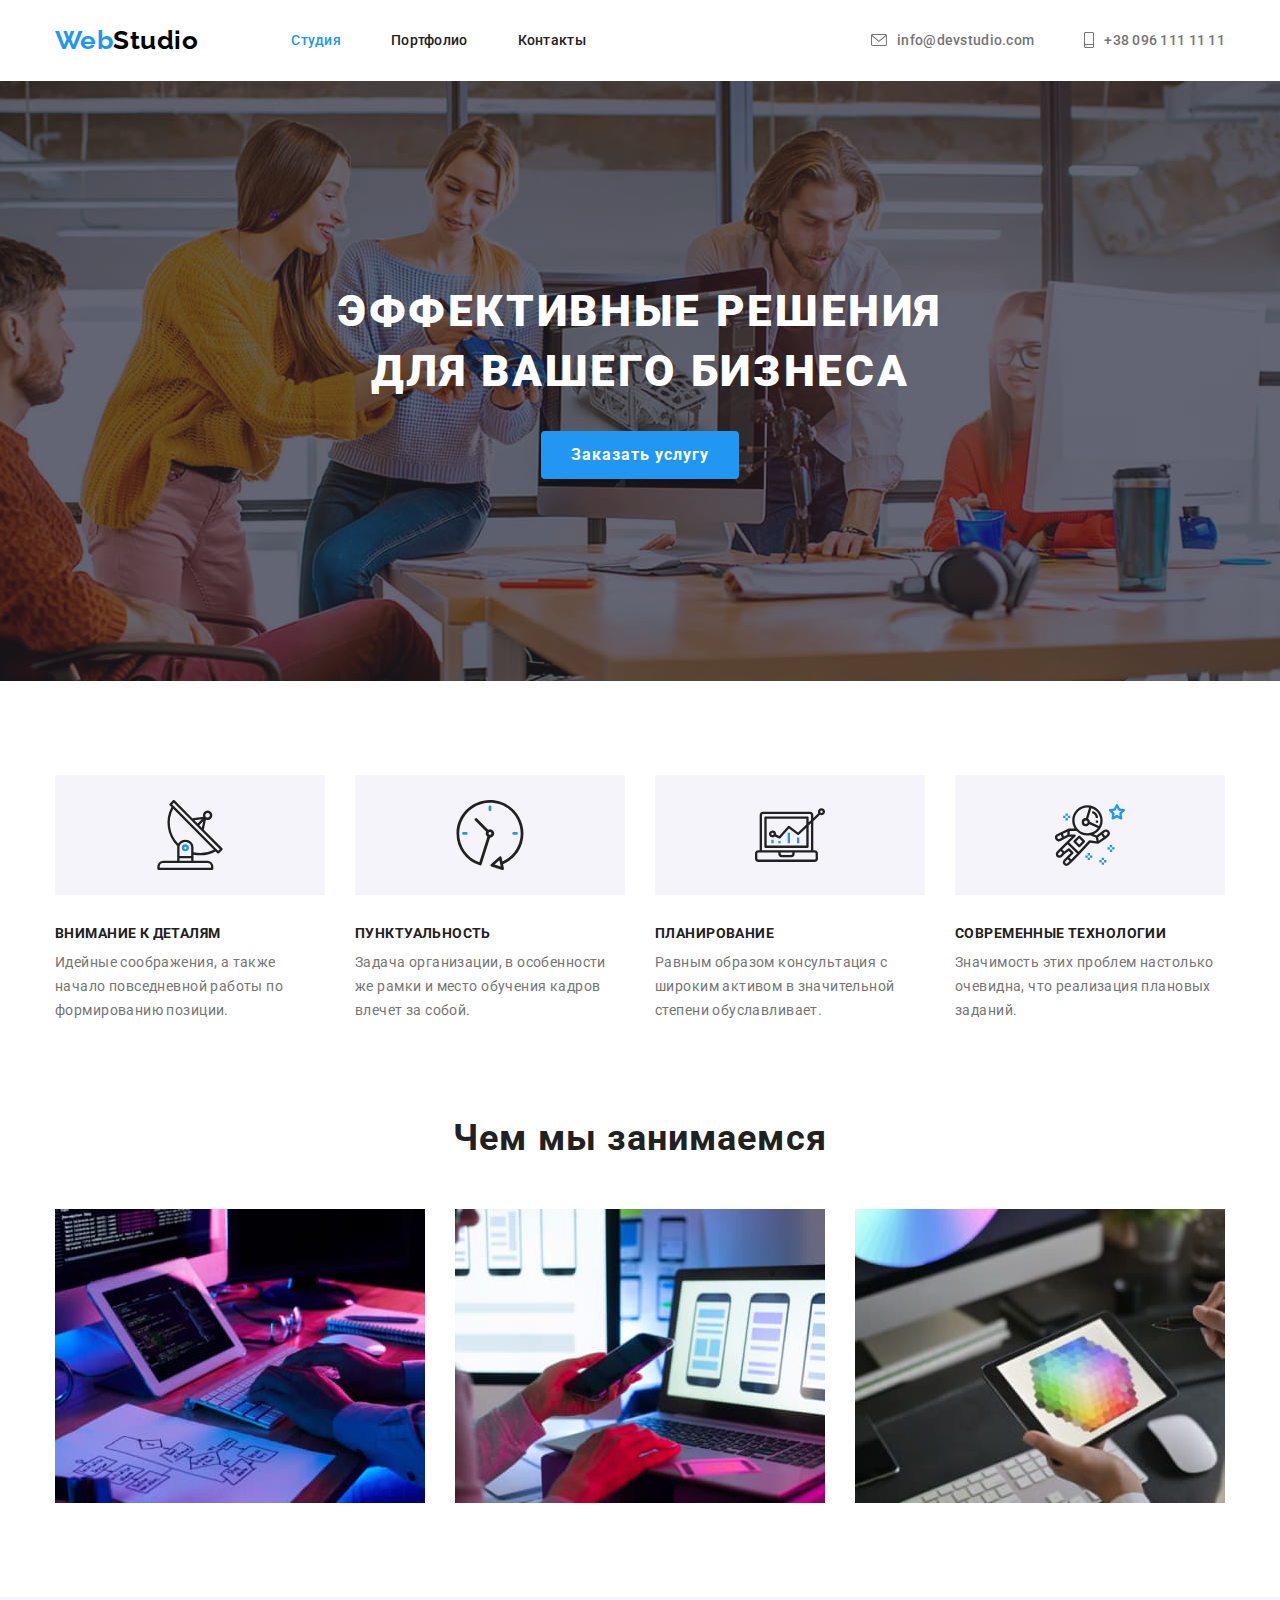
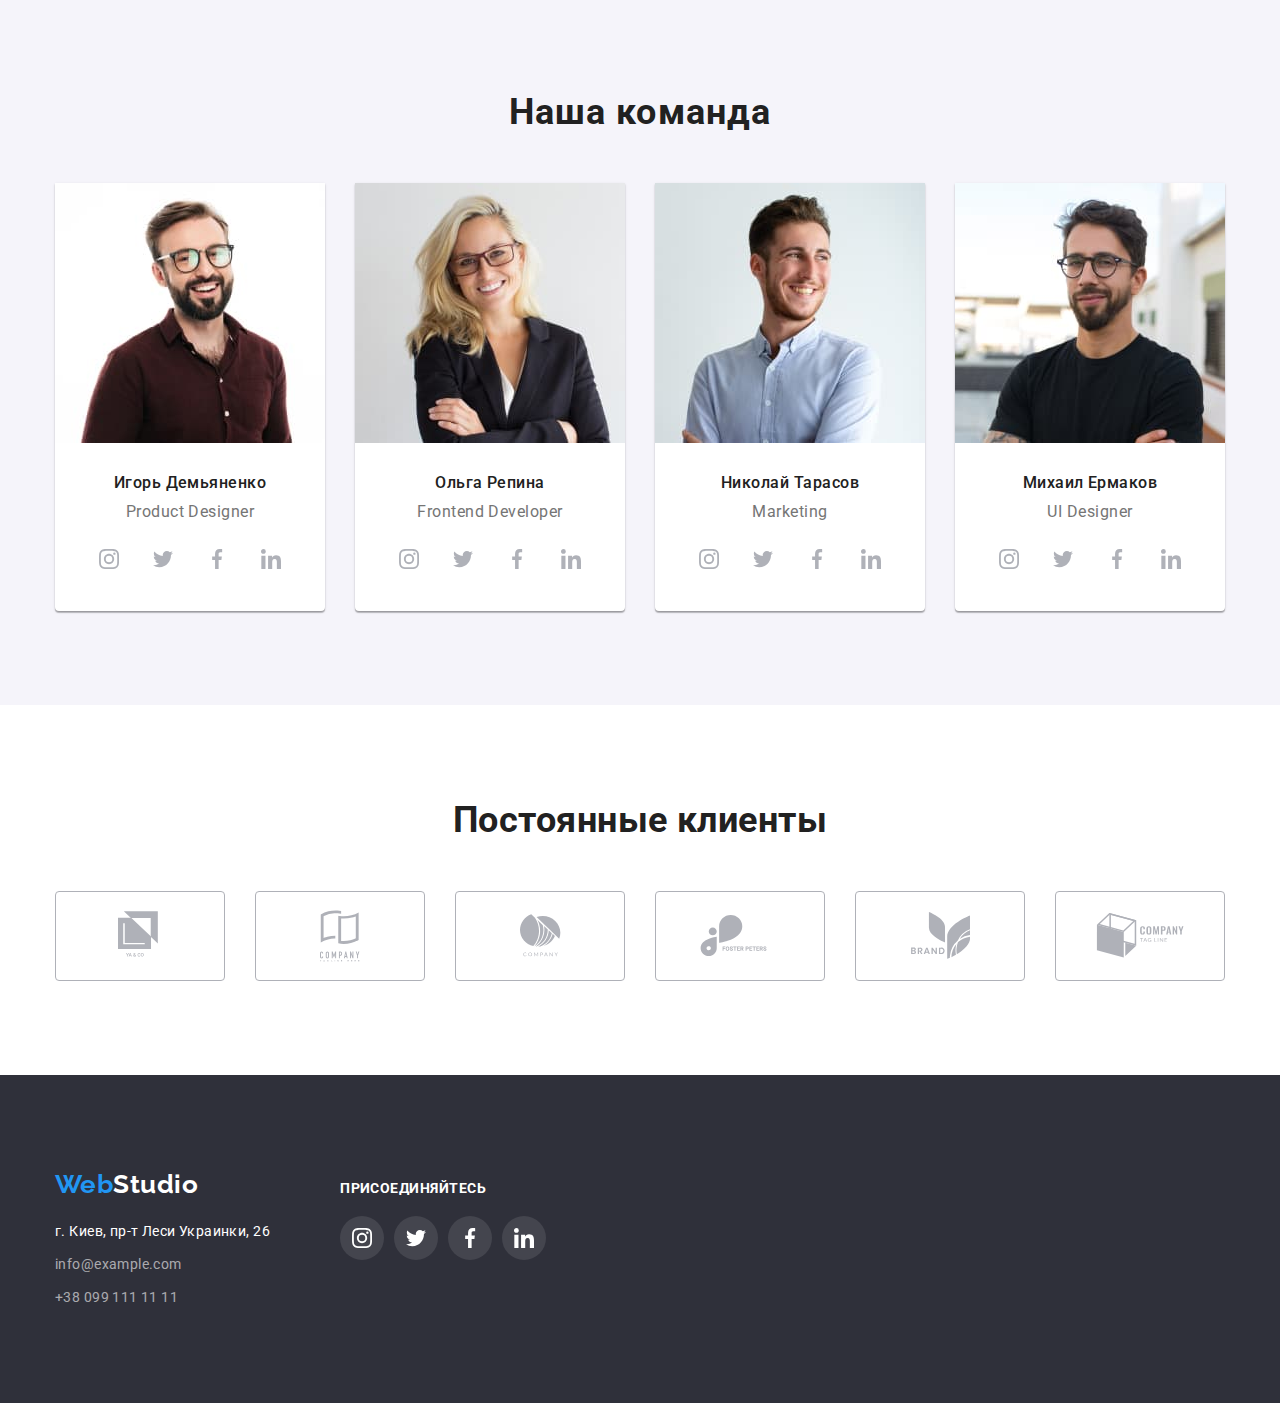
<file: index.html>
<!DOCTYPE html>
<html lang="ru">

<head>
    <meta charset="UTF-8">
    <meta name="viewport" content="width=device-width, initial-scale=1.0">
    <title lang="en">WebStudio</title>
    <link rel="stylesheet"
        href="https://cdnjs.cloudflare.com/ajax/libs/modern-normalize/1.0.0/modern-normalize.min.css">
    <link
        href="https://fonts.googleapis.com/css2?family=Raleway:wght@700&family=Roboto:wght@400;500;700;900&display=swap"
        rel="stylesheet">
    <link rel="stylesheet" href="./css/style.css">
</head>

<body>
    <header class="header">
        <div class="container">
            <nav class="nav">
                <a class="logotype link logo-margin-header" href="./" lang="en">
                    Web<span class="logotype-studio logotype-studio-light-theme">Studio</span>
                </a>
                <ul class="nav-list list">
                    <li class="nav-list-item">
                        <a class="nav-list-link active_link link" href="./">Студия</a>
                    </li>

                    <li class="nav-list-item">
                        <a class="nav-list-link link" href="./portfolio.html">Портфолио</a>
                    </li>

                    <li class="nav-list-item">
                        <a class="nav-list-link link" href="#">Контакты</a>
                    </li>
                </ul>
            </nav>
            <ul class="header-contacts-list list">
                <li class="header-contacts-item">
                    <a class="header-mail-link link" href="mailto:info@devstudio.com">
                        <svg class="mail-icon">
                            <use href="./images/svg/sprite.svg#icon-envelope"></use>
                        </svg>
                        info@devstudio.com
                    </a>
                </li>

                <li class="header-contacts-item">
                    <a class="header-phone-link link" href="tel:+380961111111">
                        <svg class="phone-icon">
                            <use href="./images/svg/sprite.svg#icon-smartphone"></use>
                        </svg>
                        +38 096 111 11 11
                    </a>
                </li>
            </ul>
        </div>
    </header>
    <main>
        <!-- HERO -->
        <section class="hero hero-padding">
            <div class="container">
                <h1 class="hero-title">Эффективные решения для вашего бизнеса</h1>
                <button class="modal-btn" type="button">Заказать услугу</button>
            </div>
        </section>
        <section class="features section-padding">
            <div class="container">
                <h2 class="visually-hidden">Наши преимущества</h2>
                <ul class="features-list list">
                    <li class="features-list-item antenna">
                        <h3 class="features-item-title">Внимание к деталям</h3>
                        <p class="features-item-text">Идейные соображения, а также начало повседневной работы по
                            формированию позиции.</p>
                    </li>

                    <li class="features-list-item">
                        <h3 class="features-item-title">Пунктуальность</h3>
                        <p class="features-item-text">Задача организации, в особенности же рамки и место обучения
                            кадров влечет за собой.</p>
                    </li>

                    <li class="features-list-item">
                        <h3 class="features-item-title">Планирование</h3>
                        <p class="features-item-text">Равным образом консультация с широким активом в значительной
                            степени обуславливает.</p>
                    </li>

                    <li class="features-list-item">
                        <h3 class="features-item-title">Современные технологии</h3>
                        <p class="features-item-text">Значимость этих проблем настолько очевидна, что реализация
                            плановых заданий.</p>
                    </li>
                </ul>
            </div>
        </section>
        <section class="specialization">
            <div class="container">
                <h2 class="specialization-title">Чем мы занимаемся</h2>
                <ul class="specialization-list list">
                    <li class="specialization-list-item">
                        <img class="specialization-img" src="./images/main/about-us/img-left.jpg"
                            alt="Чем мы занимаемся" width="370" height="294">
                    </li>

                    <li class="specialization-list-item">
                        <img class="specialization-img" src="./images/main/about-us/img-middle.jpg"
                            alt="Чем мы занимаемся" width="370" height="294">
                    </li>

                    <li class="specialization-list-item">
                        <img class="specialization-img" src="./images/main/about-us/img-right.jpg"
                            alt="Чем мы занимаемся" width="370" height="294">
                    </li>
                </ul>
            </div>
        </section>
        <section class="our-team section-padding">
            <div class="container">
                <h2 class="specialization-title">Наша команда</h2>
                <ul class="our-team-list list">
                    <li class="our-team-list-item">
                        <img class="our-team-img" src="./images/main/our-team/ihor-demyanenko.jpg"
                            alt="Игорь Демьяненко" width="270" height="260">
                        <div class="team-content">
                            <h3 class="our-team-item-title">Игорь Демьяненко</h3>
                            <p class="our-team-item-text">Product Designer</p>

                            <ul class="team-socials-list list">
                                <li class="team-socials-list-item">
                                    <a class="team-socials-list-link link" href="">
                                        <svg class="our-team-icon">
                                            <use href="./images/svg/sprite.svg#icon-instagram"></use>
                                        </svg>
                                    </a>
                                </li>
                                <li class="team-socials-list-item">
                                    <a class="team-socials-list-link link" href="">
                                        <svg class="our-team-icon">
                                            <use href="./images/svg/sprite.svg#icon-twitter"></use>
                                        </svg>
                                    </a>
                                </li>
                                <li class="team-socials-list-item">
                                    <a class="team-socials-list-link link" href="">
                                        <svg class="our-team-icon">
                                            <use href="./images/svg/sprite.svg#icon-facebook"></use>
                                        </svg>
                                    </a>
                                </li>
                                <li class="team-socials-list-item">
                                    <a class="team-socials-list-link link" href="">
                                        <svg class="our-team-icon">
                                            <use href="./images/svg/sprite.svg#icon-linkedin"></use>
                                        </svg>
                                    </a>
                                </li>
                            </ul>
                        </div>
                    </li>

                    <li class="our-team-list-item">
                        <img class="our-team-img" src="./images/main/our-team/olga-repina.jpg" alt="Ольга Репина"
                            width="270" height="260">
                        <div class="team-content">
                            <h3 class="our-team-item-title">Ольга Репина</h3>
                            <p class="our-team-item-text">Frontend Developer</p>

                            <ul class="team-socials-list list">
                                <li class="team-socials-list-item">
                                    <a class="team-socials-list-link link" href="">
                                        <svg class="our-team-icon">
                                            <use href="./images/svg/sprite.svg#icon-instagram"></use>
                                        </svg>
                                    </a>
                                </li>
                                <li class="team-socials-list-item">
                                    <a class="team-socials-list-link link" href="">
                                        <svg class="our-team-icon">
                                            <use href="./images/svg/sprite.svg#icon-twitter"></use>
                                        </svg>
                                    </a>
                                </li>
                                <li class="team-socials-list-item">
                                    <a class="team-socials-list-link link" href="">
                                        <svg class="our-team-icon">
                                            <use href="./images/svg/sprite.svg#icon-facebook"></use>
                                        </svg>
                                    </a>
                                </li>
                                <li class="team-socials-list-item">
                                    <a class="team-socials-list-link link" href="">
                                        <svg class="our-team-icon">
                                            <use href="./images/svg/sprite.svg#icon-linkedin"></use>
                                        </svg>
                                    </a>
                                </li>
                            </ul>
                        </div>
                    </li>

                    <li class="our-team-list-item">
                        <img class="our-team-img" src="./images/main/our-team/nikolai-tarasov.jpg" alt="Николай Тарасов"
                            width="270" height="260">
                        <div class="team-content">
                            <h3 class="our-team-item-title">Николай Тарасов</h3>
                            <p class="our-team-item-text">Marketing</p>

                            <ul class="team-socials-list list">
                                <li class="team-socials-list-item">
                                    <a class="team-socials-list-link link" href="">
                                        <svg class="our-team-icon">
                                            <use href="./images/svg/sprite.svg#icon-instagram"></use>
                                        </svg>
                                    </a>
                                </li>
                                <li class="team-socials-list-item">
                                    <a class="team-socials-list-link link" href="">
                                        <svg class="our-team-icon">
                                            <use href="./images/svg/sprite.svg#icon-twitter"></use>
                                        </svg>
                                    </a>
                                </li>
                                <li class="team-socials-list-item">
                                    <a class="team-socials-list-link link" href="">
                                        <svg class="our-team-icon">
                                            <use href="./images/svg/sprite.svg#icon-facebook"></use>
                                        </svg>
                                    </a>
                                </li>
                                <li class="team-socials-list-item">
                                    <a class="team-socials-list-link link" href="">
                                        <svg class="our-team-icon">
                                            <use href="./images/svg/sprite.svg#icon-linkedin"></use>
                                        </svg>
                                    </a>
                                </li>
                            </ul>
                        </div>
                    </li>

                    <li class="our-team-list-item">
                        <img class="our-team-img" src="./images/main/our-team/mikhail-ermakov.jpg" alt="Михаил Ермаков"
                            width="270" height="260">
                        <div class="team-content">
                            <h3 class="our-team-item-title">Михаил Ермаков</h3>
                            <p class="our-team-item-text">UI Designer</p>

                            <ul class="team-socials-list list">
                                <li class="team-socials-list-item">
                                    <a class="team-socials-list-link link" href="">
                                        <svg class="our-team-icon">
                                            <use href="./images/svg/sprite.svg#icon-instagram"></use>
                                        </svg>
                                    </a>
                                </li>
                                <li class="team-socials-list-item">
                                    <a class="team-socials-list-link link" href="">
                                        <svg class="our-team-icon">
                                            <use href="./images/svg/sprite.svg#icon-twitter"></use>
                                        </svg>
                                    </a>
                                </li>
                                <li class="team-socials-list-item">
                                    <a class="team-socials-list-link link" href="">
                                        <svg class="our-team-icon">
                                            <use href="./images/svg/sprite.svg#icon-facebook"></use>
                                        </svg>
                                    </a>
                                </li>
                                <li class="team-socials-list-item">
                                    <a class="team-socials-list-link link" href="">
                                        <svg class="our-team-icon">
                                            <use href="./images/svg/sprite.svg#icon-linkedin"></use>
                                        </svg>
                                    </a>
                                </li>
                            </ul>
                        </div>
                    </li>
                </ul>
            </div>
        </section>
        <section class="regular-clients section-padding">
            <div class="container">
                <h2 class="regular-clients-title">Постоянные клиенты</h2>
                <ul class="regular-clients-list list">
                    <li class="regular-clients-item">
                        <a class="regular-clients-link link" href="">
                            <svg class="icon-regular-clients" width="44" height="49">
                                <use href="./images/svg/sprite.svg#icon-Client-1"></use>
                            </svg>
                        </a>
                    </li>
                    <li class="regular-clients-item">
                        <a class="regular-clients-link link" href="">
                            <svg class="icon-regular-clients" width="40" height="52">
                                <use href="./images/svg/sprite.svg#icon-Client-2"></use>
                            </svg>
                        </a>
                    </li>
                    <li class="regular-clients-item">
                        <a class="regular-clients-link link" href="">
                            <svg class="icon-regular-clients" width="41" height="43">
                                <use href=" ./images/svg/sprite.svg#icon-Client-3"></use>
                            </svg>
                        </a>
                    </li>
                    <li class="regular-clients-item">
                        <a class="regular-clients-link link" href="">
                            <svg class="icon-regular-clients" width="80" height="42">
                                <use href="./images/svg/sprite.svg#icon-Client-4"></use>
                            </svg>
                        </a>
                    </li>
                    <li class="regular-clients-item">
                        <a class="regular-clients-link link" href="">
                            <svg class="icon-regular-clients" width="59" height="47">
                                <use href="./images/svg/sprite.svg#icon-Client-5"></use>
                            </svg>
                        </a>
                    </li>
                    <li class="regular-clients-item">
                        <a class="regular-clients-link link" href="">
                            <svg class="icon-regular-clients" width="89" height="45">
                                <use href="./images/svg/sprite.svg#icon-Client-6"></use>
                            </svg>
                        </a>
                    </li>
                </ul>
            </div>
        </section>
    </main>
    <footer class="footer section-padding">
        <div class="container">
            <div class="address-container">
                <a class="logotype link logo-margin-footer" href="./">
                    Web<span class="logotype-studio logotype-studio-dark-theme">Studio</span>
                </a>
                <address class="address">
                    <ul class="contact-information-list list">
                        <li class="contact-information-list-item">
                            <a class="contact-information-address-link link"
                                href="https://goo.gl/maps/LeHWgoiSGdTN2wAK9" target="_blank">г. Киев, пр-т Леси
                                Украинки,
                                26
                            </a>
                        </li>
                        <li class="contact-information-list-item">
                            <a class="contact-information-link link" href="mailto:info@example.com">info@example.com</a>
                        </li>
                        <li class="contact-information-list-item">
                            <a class="contact-information-link link" href="tel:+380991111111">+38 099 111 11 11</a>
                        </li>
                    </ul>
                </address>
            </div>
            <div class="socials-footer-container">
                <h2 class="socials-footer-title">присоединяйтесь</h2>
                <ul class="footer-socials-list list">
                    <li class="team-socials-list-item">
                        <a class="team-socials-list-link link socials-dark-theme" href="">
                            <svg class="our-team-icon">
                                <use href="./images/svg/sprite.svg#icon-instagram"></use>
                            </svg>
                        </a>
                    </li>
                    <li class="team-socials-list-item">
                        <a class="team-socials-list-link link socials-dark-theme" href="">
                            <svg class="our-team-icon">
                                <use href="./images/svg/sprite.svg#icon-twitter"></use>
                            </svg>
                        </a>
                    </li>
                    <li class="team-socials-list-item">
                        <a class="team-socials-list-link link socials-dark-theme" href="">
                            <svg class="our-team-icon">
                                <use href="./images/svg/sprite.svg#icon-facebook"></use>
                            </svg>
                        </a>
                    </li>
                    <li class="team-socials-list-item">
                        <a class="team-socials-list-link link socials-dark-theme" href="">
                            <svg class="our-team-icon">
                                <use href="./images/svg/sprite.svg#icon-linkedin"></use>
                            </svg>
                        </a>
                    </li>
                </ul>
            </div>
        </div>
    </footer>
</body>

</html>
</file>
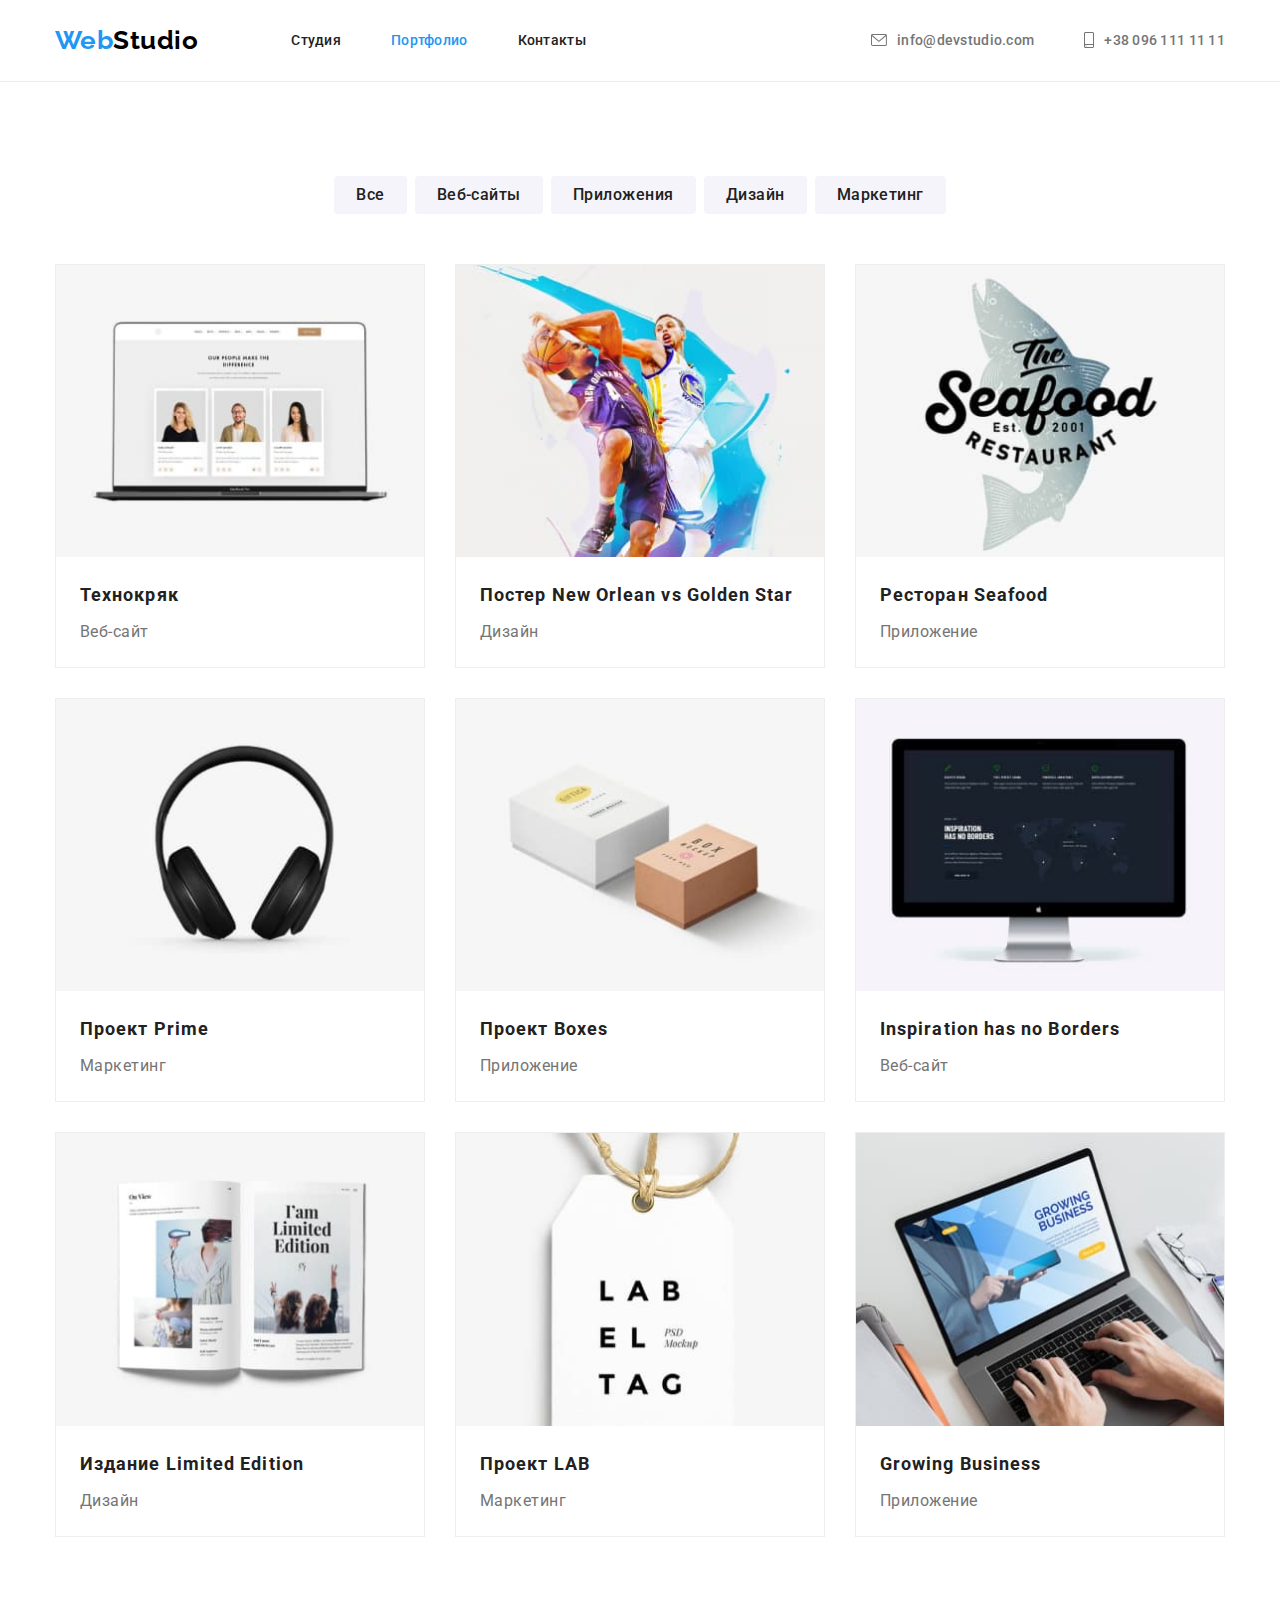
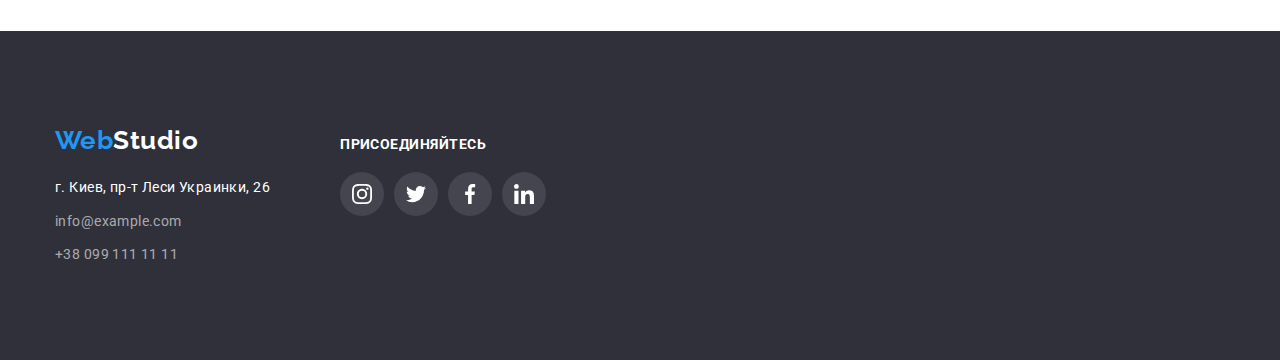
<file: portfolio.html>
<!DOCTYPE html>
<html lang="ru">

<head>
    <meta charset="UTF-8">
    <meta name="viewport" content="width=device-width, initial-scale=1.0">
    <title>WebStudio-Портфолио</title>
    <link rel="stylesheet" href="https://cdnjs.cloudflare.com/ajax/libs/modern-normalize/1.0.0/modern-normalize.css">
    <link
        href="https://fonts.googleapis.com/css2?family=Raleway:wght@700&family=Roboto:wght@400;500;700;900&display=swap"
        rel="stylesheet">
    <link rel="stylesheet" href="./css/style.css">
</head>

<body>
    <header class="header border">
        <div class="container">
            <nav class="nav">
                <a class="logotype link logo-margin-header" href="./index.html" lang="en">
                    Web<span class="logotype-studio logotype-studio-light-theme">Studio</span>
                </a>
                <ul class="nav-list list">
                    <li class="nav-list-item">
                        <a class="nav-list-link link" href="./index.html">Студия</a>
                    </li>

                    <li class="nav-list-item">
                        <a class="nav-list-link active_link link" href="./portfolio.html">Портфолио</a>
                    </li>

                    <li class="nav-list-item">
                        <a class="nav-list-link link" href="#">Контакты</a>
                    </li>
                </ul>
            </nav>
            <ul class="header-contacts-list list">
                <li class="header-contacts-item">
                    <a class="header-mail-link link" href="mailto:info@devstudio.com">
                        <svg class="mail-icon">
                            <use href="./images/svg/sprite.svg#icon-envelope"></use>
                        </svg>
                        info@devstudio.com</a>
                </li>

                <li class="header-contacts-item">
                    <a class="header-phone-link link" href="tel:+380961111111">
                        <svg class="phone-icon">
                            <use href="./images/svg/sprite.svg#icon-smartphone"></use>
                        </svg>
                        +38 096 111 11 11</a>
                </li>
            </ul>
        </div>
    </header>
    <main>
        <section class="portfolio section-padding">
            <div class="container">
                <h1 hidden>Фильтры</h1>
                <ul class="filter-list list">
                    <li class="filter-list-item">
                        <button class="filter-list-button" type="button">Все</button>
                    </li>

                    <li class="filter-list-item">
                        <button class="filter-list-button" type="button">Веб-сайты</button>
                    </li>

                    <li class="filter-list-item">
                        <button class="filter-list-button" type="button">Приложения</button>
                    </li>

                    <li class="filter-list-item">
                        <button class="filter-list-button" type="button">Дизайн</button>
                    </li>

                    <li class="filter-list-item">
                        <button class="filter-list-button" type="button">Маркетинг</button>
                    </li>
                </ul>

                <ul class="projects-list list">
                    <li class="projects-list-item">
                        <a class="projects-list-link link" href="">
                            <img class="projects-list-img" src="./images/portfolio/1-tehnokryak.jpg" alt="Технокряк"
                                width="370" height="294">
                            <div class="projects-content">
                                <h2 class="projects-list-title">Технокряк</h2>
                                <p class="projects-list-text">Веб-сайт</p>
                            </div>
                        </a>
                    </li>
                    <li class="projects-list-item">
                        <a class="projects-list-link link" href="">
                            <img class="projects-list-img"
                                src="./images/portfolio/2-poster-new-orlean-vs-golden-star.jpg"
                                alt="Постер New Orlean vs Golden Star" width="370" height="294">
                            <div class="projects-content">
                                <h2 class="projects-list-title">Постер New Orlean vs Golden Star</h2>
                                <p class="projects-list-text">Дизайн</p>
                            </div>
                        </a>
                    </li>
                    <li class="projects-list-item">
                        <a class="projects-list-link link" href="">
                            <img class="projects-list-img" src="./images/portfolio/3-restoran-seafood.jpg"
                                alt="Ресторан Seafood" width="370" height="294">
                            <div class="projects-content">
                                <h2 class="projects-list-title">Ресторан Seafood</h2>
                                <p class="projects-list-text">Приложение</p>
                            </div>
                        </a>
                    </li>
                    <li class="projects-list-item">
                        <a class="projects-list-link link" href="">
                            <img class="projects-list-img" src="./images/portfolio/4-proekt-prime.jpg"
                                alt="Проект Prime" width="370" height="294">
                            <div class="projects-content">
                                <h2 class="projects-list-title">Проект Prime</h2>
                                <p class="projects-list-text">Маркетинг</p>
                            </div>
                        </a>
                    </li>
                    <li class="projects-list-item">
                        <a class="projects-list-link link" href="">
                            <img class="projects-list-img" src="./images/portfolio/5-proekt-boxes.jpg"
                                alt="Проект Boxes" width="370" height="294">
                            <div class="projects-content">
                                <h2 class="projects-list-title">Проект Boxes</h2>
                                <p class="projects-list-text">Приложение</p>
                            </div>
                        </a>
                    </li>
                    <li class="projects-list-item">
                        <a class="projects-list-link link" href="">
                            <img class="projects-list-img" src="./images/portfolio/6-inspiration-has-no-borders.jpg"
                                alt="Inspiration has no Borders" width="370" height="294">
                            <div class="projects-content">
                                <h2 class="projects-list-title">Inspiration has no Borders</h2>
                                <p class="projects-list-text">Веб-сайт</p>
                            </div>
                        </a>
                    </li>
                    <li class="projects-list-item">
                        <a class="projects-list-link link" href="">
                            <img class="projects-list-img" src="./images/portfolio/7-izdanie-limited-edition.jpg"
                                alt="Издание Limited Edition" width="370" height="294">
                            <div class="projects-content">
                                <h2 class="projects-list-title">Издание Limited Edition</h2>
                                <p class="projects-list-text">Дизайн</p>
                            </div>
                        </a>
                    </li>
                    <li class="projects-list-item">
                        <a class="projects-list-link link" href="">
                            <img class="projects-list-img" src="./images/portfolio/8-proekt-lab.jpg" alt="Проект LAB"
                                width="370" height="294">
                            <div class="projects-content">
                                <h2 class="projects-list-title">Проект LAB</h2>
                                <p class="projects-list-text">Маркетинг</p>
                            </div>
                        </a>
                    </li>
                    <li class="projects-list-item">
                        <a class="projects-list-link link" href="">
                            <img class="projects-list-img" src="./images/portfolio/9-growing-business.jpg"
                                alt="Growing Business" width="370" height="294">
                            <div class="projects-content">
                                <h2 class="projects-list-title">Growing Business</h2>
                                <p class="projects-list-text">Приложение</p>
                            </div>
                        </a>
                    </li>
                </ul>
            </div>
        </section>
    </main>
    <footer class="footer section-padding">
        <div class="container">
            <div class="address-container">
                <a class="logotype link logo-margin-footer" href="./">
                    Web<span class="logotype-studio logotype-studio-dark-theme">Studio</span>
                </a>
                <address class="address">
                    <ul class="contact-information-list list">
                        <li class="contact-information-list-item"><a class="contact-information-address-link link"
                                href="https://goo.gl/maps/LeHWgoiSGdTN2wAK9" target="_blank">г. Киев, пр-т Леси
                                Украинки,
                                26</a>
                        </li>
                        <li class="contact-information-list-item"><a class="contact-information-link link"
                                href="mailto:info@example.com">info@example.com</a></li>
                        <li class="contact-information-list-item"><a class="contact-information-link link"
                                href="tel:+380991111111">+38 099 111 11 11</a></li>
                    </ul>
                </address>
            </div>
            <div class="socials-footer-container">
                <h2 class="socials-footer-title">присоединяйтесь</h2>
                <ul class="footer-socials-list list">
                    <li class="team-socials-list-item">
                        <a class="team-socials-list-link link socials-dark-theme" href="">
                            <svg class="our-team-icon">
                                <use href="./images/svg/sprite.svg#icon-instagram"></use>
                            </svg>
                        </a>
                    </li>
                    <li class="team-socials-list-item">
                        <a class="team-socials-list-link link socials-dark-theme" href="">
                            <svg class="our-team-icon">
                                <use href="./images/svg/sprite.svg#icon-twitter"></use>
                            </svg>
                        </a>
                    </li>
                    <li class="team-socials-list-item">
                        <a class="team-socials-list-link link socials-dark-theme" href="">
                            <svg class="our-team-icon">
                                <use href="./images/svg/sprite.svg#icon-facebook"></use>
                            </svg>
                        </a>
                    </li>
                    <li class="team-socials-list-item">
                        <a class="team-socials-list-link link socials-dark-theme" href="">
                            <svg class="our-team-icon">
                                <use href="./images/svg/sprite.svg#icon-linkedin"></use>
                            </svg>
                        </a>
                    </li>
                </ul>
            </div>
        </div>
    </footer>
</body>

</html>
</file>
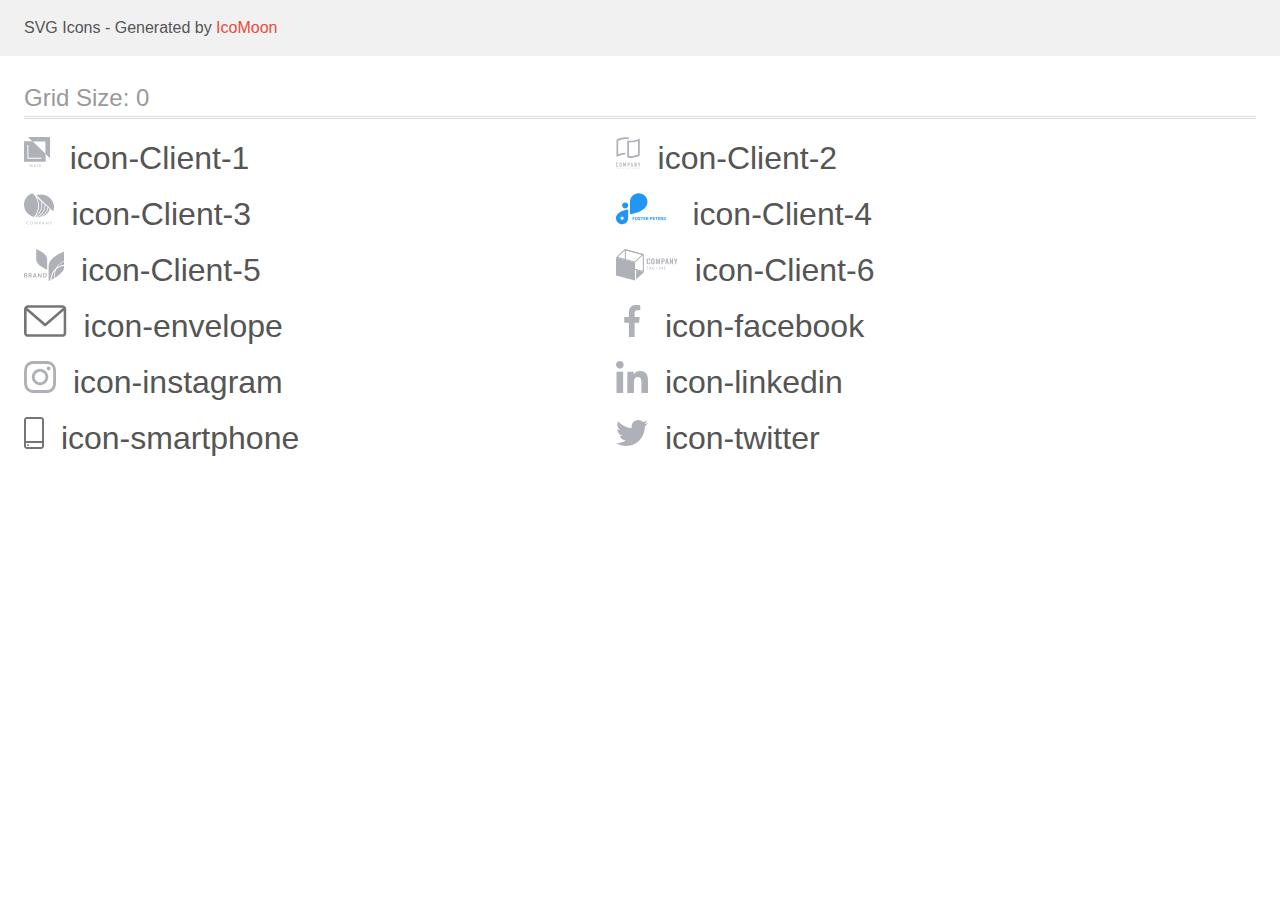
<file: images/svg/icomoon/demo.html>
<!doctype html>
<html>
<head>
    <title>IcoMoon - SVG Icons</title>
    <meta charset="utf-8">
    <meta name="viewport" content="width=device-width, initial-scale=1">
    <link rel="stylesheet" href="demo-files/demo.css">
    <link rel="stylesheet" href="style.css">
</head>
<body>
<svg aria-hidden="true" style="position: absolute; width: 0; height: 0; overflow: hidden;" version="1.1" xmlns="http://www.w3.org/2000/svg" xmlns:xlink="http://www.w3.org/1999/xlink">
<defs>
<symbol id="icon-Client-1" viewBox="0 0 29 32">
<path fill="#afb1b8" style="fill: var(--color1, #afb1b8)" d="M3.84 0l4.677 4.428h13.046v12.351l4.677 4.428v-21.206h-22.4z"></path>
<path fill="#afb1b8" style="fill: var(--color1, #afb1b8)" d="M0 4.241v20.6h21.76v-8.188l-13.105-12.406-8.655-0.005zM17.615 21.828h-14.172v-13.854h1.002v12.916h13.17v0.938z"></path>
<path fill="#afb1b8" style="fill: var(--color1, #afb1b8)" d="M6.266 28.662l0.523-1.078h0.438l-0.763 1.438v0.837h-0.397v-0.837l-0.764-1.438h0.439l0.523 1.078zM8.513 29.329h-0.881l-0.184 0.53h-0.411l0.859-2.275h0.355l0.861 2.275h-0.412l-0.186-0.53zM7.743 29.010h0.659l-0.33-0.944-0.33 0.944zM10.071 29.244c0-0.105 0.029-0.202 0.086-0.289 0.057-0.089 0.17-0.193 0.339-0.314-0.088-0.111-0.151-0.206-0.186-0.284s-0.052-0.154-0.052-0.227c0-0.178 0.054-0.319 0.162-0.422s0.254-0.156 0.438-0.156c0.166 0 0.301 0.049 0.406 0.147 0.106 0.097 0.159 0.217 0.159 0.361 0 0.095-0.024 0.182-0.072 0.262-0.048 0.079-0.127 0.158-0.236 0.238l-0.155 0.113 0.439 0.519c0.064-0.125 0.095-0.264 0.095-0.417h0.33c0 0.28-0.066 0.51-0.197 0.689l0.334 0.395h-0.441l-0.128-0.152c-0.162 0.122-0.356 0.183-0.581 0.183s-0.405-0.059-0.541-0.178c-0.134-0.12-0.202-0.276-0.202-0.467zM10.824 29.587c0.128 0 0.248-0.043 0.359-0.128l-0.497-0.586-0.048 0.034c-0.125 0.095-0.188 0.203-0.188 0.325 0 0.105 0.034 0.191 0.102 0.256s0.158 0.098 0.272 0.098zM10.615 28.121c0 0.087 0.054 0.197 0.161 0.33l0.173-0.119 0.048-0.039c0.065-0.057 0.097-0.131 0.097-0.22 0-0.059-0.022-0.11-0.067-0.152-0.045-0.043-0.102-0.064-0.17-0.064-0.074 0-0.133 0.025-0.177 0.075s-0.066 0.113-0.066 0.189zM14.748 29.118c-0.023 0.243-0.113 0.432-0.269 0.569-0.156 0.135-0.364 0.203-0.623 0.203-0.181 0-0.341-0.043-0.48-0.128-0.137-0.086-0.244-0.209-0.319-0.367s-0.114-0.342-0.117-0.552v-0.212c0-0.215 0.038-0.404 0.114-0.567s0.185-0.29 0.327-0.378c0.143-0.088 0.307-0.133 0.494-0.133 0.251 0 0.453 0.068 0.606 0.205s0.242 0.329 0.267 0.578h-0.394c-0.019-0.164-0.067-0.281-0.144-0.353-0.076-0.073-0.188-0.109-0.336-0.109-0.172 0-0.304 0.063-0.397 0.189-0.092 0.125-0.139 0.309-0.141 0.552v0.202c0 0.246 0.044 0.433 0.131 0.563s0.218 0.194 0.387 0.194c0.155 0 0.272-0.035 0.35-0.105s0.128-0.186 0.148-0.348h0.394zM16.918 28.78c0 0.223-0.039 0.419-0.116 0.588-0.077 0.168-0.188 0.297-0.331 0.388-0.143 0.090-0.307 0.134-0.494 0.134-0.184 0-0.349-0.045-0.494-0.134-0.144-0.091-0.255-0.219-0.334-0.386-0.078-0.167-0.118-0.359-0.119-0.576v-0.128c0-0.222 0.039-0.418 0.117-0.588 0.079-0.17 0.19-0.299 0.333-0.389 0.144-0.091 0.308-0.136 0.494-0.136s0.349 0.045 0.492 0.134c0.144 0.088 0.255 0.217 0.333 0.384s0.118 0.361 0.119 0.583v0.127zM16.523 28.662c0-0.252-0.048-0.445-0.144-0.58-0.095-0.134-0.23-0.202-0.405-0.202-0.171 0-0.305 0.067-0.402 0.202-0.096 0.133-0.145 0.322-0.147 0.567v0.131c0 0.25 0.048 0.443 0.145 0.58s0.233 0.205 0.406 0.205c0.175 0 0.309-0.067 0.403-0.2 0.095-0.133 0.142-0.328 0.142-0.584v-0.119z"></path>
</symbol>
<symbol id="icon-Client-2" viewBox="0 0 25 32">
<path fill="#afb1b8" style="fill: var(--color1, #afb1b8)" d="M10.447 1.806h0.084c0.156 0 0.324 0.016 0.49 0.030 0.734 0.052 1.463 0.162 2.179 0.329v-1.762c-0.738-0.185-1.491-0.305-2.249-0.358-0.288-0.022-0.595-0.036-0.909-0.044h-0.263c-1.523 0.006-3.039 0.201-4.515 0.582-1.68 0.419-3.293 1.075-4.79 1.948v17.475c1.442-0.783 2.976-1.381 4.566-1.779 1.256-0.32 2.539-0.517 3.833-0.588h0.051c0.216-0.011 0.433-0.017 0.655-0.019v-1.79c-1.681 0.022-3.353 0.244-4.982 0.662-0.602 0.157-1.185 0.325-1.731 0.513l-0.623 0.211v-13.625l0.266-0.128c2.032-0.963 4.229-1.524 6.471-1.651 0.019-0.001 0.037-0.001 0.056 0 0.248-0.013 0.497-0.019 0.741-0.019h0.28c0.129 0.003 0.258 0.006 0.388 0.014z"></path>
<path fill="#afb1b8" style="fill: var(--color1, #afb1b8)" d="M14.837 3.651c-0.409 0-0.814-0.014-1.205-0.044-0.467-0.034-0.947-0.091-1.401-0.167-0.277-0.047-0.55-0.103-0.814-0.164v17.275c1.12 0.277 2.271 0.413 3.425 0.404 1.523-0.006 3.039-0.201 4.515-0.581 1.68-0.42 3.294-1.075 4.792-1.948v-17.163c-1.442 0.783-2.975 1.381-4.564 1.781-1.551 0.398-3.145 0.603-4.747 0.609zM21.745 3.95l0.623-0.21v13.63l-0.266 0.128c-1.021 0.486-2.087 0.869-3.184 1.144-1.331 0.344-2.7 0.522-4.074 0.527-0.411 0-0.819-0.017-1.214-0.052l-0.427-0.038v-14.017l0.497 0.033c0.361 0.023 0.735 0.034 1.141 0.034 1.745-0.006 3.483-0.229 5.173-0.663 0.581-0.153 1.158-0.325 1.731-0.518z"></path>
<path fill="#afb1b8" style="fill: var(--color1, #afb1b8)" d="M1.684 25.977c-0.090-0.093-0.197-0.166-0.317-0.214s-0.247-0.071-0.376-0.066c-0.137-0.002-0.273 0.024-0.4 0.075-0.117 0.046-0.222 0.116-0.311 0.205s-0.156 0.196-0.201 0.313c-0.049 0.123-0.073 0.254-0.072 0.387v2.335c-0.006 0.165 0.026 0.328 0.092 0.479 0.055 0.12 0.135 0.226 0.233 0.313 0.093 0.079 0.203 0.135 0.321 0.166 0.114 0.032 0.231 0.048 0.349 0.049 0.13 0.001 0.259-0.027 0.377-0.081 0.117-0.051 0.222-0.124 0.311-0.216 0.087-0.091 0.156-0.197 0.204-0.313 0.050-0.118 0.075-0.244 0.075-0.372v-0.261h-0.61v0.208c0.002 0.071-0.010 0.142-0.036 0.208-0.020 0.050-0.050 0.095-0.089 0.131-0.038 0.031-0.081 0.053-0.128 0.067-0.041 0.014-0.084 0.021-0.128 0.022-0.054 0.006-0.11-0.002-0.16-0.024s-0.094-0.057-0.126-0.101c-0.058-0.094-0.086-0.203-0.081-0.313v-2.177c-0.004-0.121 0.022-0.241 0.075-0.349 0.032-0.049 0.077-0.089 0.129-0.114s0.112-0.034 0.17-0.027c0.053-0.002 0.105 0.009 0.152 0.032s0.089 0.057 0.12 0.099c0.068 0.090 0.104 0.2 0.101 0.313v0.202h0.604v-0.238c0.001-0.14-0.024-0.278-0.075-0.408-0.045-0.122-0.114-0.234-0.204-0.329z"></path>
<path fill="#afb1b8" style="fill: var(--color1, #afb1b8)" d="M5.31 25.95c-0.195-0.164-0.44-0.255-0.694-0.257-0.124 0-0.248 0.023-0.364 0.066-0.119 0.042-0.228 0.107-0.322 0.191-0.101 0.091-0.182 0.202-0.237 0.327-0.061 0.143-0.092 0.297-0.089 0.452v2.239c-0.004 0.158 0.026 0.314 0.089 0.459 0.055 0.12 0.136 0.227 0.237 0.313 0.093 0.087 0.203 0.154 0.322 0.197 0.117 0.043 0.24 0.065 0.364 0.066s0.248-0.023 0.364-0.066c0.121-0.044 0.233-0.111 0.33-0.197 0.097-0.087 0.176-0.194 0.23-0.313 0.063-0.145 0.093-0.301 0.089-0.459v-2.239c0.003-0.155-0.027-0.31-0.089-0.452-0.054-0.123-0.133-0.235-0.23-0.327zM5.025 28.969c0.005 0.060-0.003 0.12-0.024 0.176s-0.054 0.107-0.097 0.148c-0.081 0.068-0.182 0.105-0.287 0.105s-0.207-0.037-0.287-0.105c-0.043-0.041-0.076-0.092-0.097-0.148s-0.029-0.116-0.024-0.176v-2.239c-0.005-0.060 0.003-0.12 0.024-0.176s0.054-0.107 0.097-0.148c0.081-0.068 0.182-0.105 0.287-0.105s0.207 0.037 0.287 0.105c0.043 0.041 0.076 0.092 0.097 0.148s0.029 0.116 0.024 0.176v2.239z"></path>
<path fill="#afb1b8" style="fill: var(--color1, #afb1b8)" d="M10.072 29.969v-4.239h-0.587l-0.771 2.244h-0.011l-0.777-2.244h-0.581v4.239h0.606v-2.579h0.011l0.593 1.823h0.302l0.598-1.823h0.011v2.579h0.606z"></path>
<path fill="#afb1b8" style="fill: var(--color1, #afb1b8)" d="M13.513 26.027c-0.093-0.105-0.211-0.184-0.343-0.232-0.142-0.046-0.29-0.068-0.439-0.066h-0.9v4.239h0.604v-1.656h0.311c0.188 0.009 0.376-0.031 0.545-0.116 0.137-0.076 0.252-0.188 0.332-0.324 0.070-0.113 0.117-0.238 0.139-0.369 0.024-0.16 0.035-0.321 0.033-0.482 0.006-0.204-0.014-0.407-0.059-0.606-0.040-0.147-0.117-0.281-0.223-0.39zM13.201 27.319c-0.003 0.077-0.022 0.152-0.056 0.221-0.035 0.065-0.089 0.117-0.156 0.149-0.089 0.040-0.187 0.058-0.285 0.053h-0.275v-1.441h0.311c0.094-0.005 0.187 0.014 0.272 0.053 0.062 0.036 0.112 0.091 0.142 0.157 0.033 0.074 0.051 0.155 0.053 0.236 0 0.089 0 0.183 0 0.282s0.006 0.2 0 0.291h-0.006z"></path>
<path fill="#afb1b8" style="fill: var(--color1, #afb1b8)" d="M16.374 25.73h-0.495l-0.934 4.239h0.604l0.177-0.911h0.823l0.177 0.911h0.604l-0.957-4.239zM15.817 28.481l0.297-1.537h0.011l0.296 1.537h-0.604z"></path>
<path fill="#afb1b8" style="fill: var(--color1, #afb1b8)" d="M20.277 28.284h-0.011l-0.912-2.554h-0.581v4.239h0.604v-2.549h0.012l0.923 2.549h0.568v-4.239h-0.604v2.554z"></path>
<path fill="#afb1b8" style="fill: var(--color1, #afb1b8)" d="M23.968 25.73l-0.486 1.685h-0.012l-0.486-1.685h-0.64l0.83 2.447v1.792h0.604v-1.792l0.83-2.447h-0.64z"></path>
<path fill="#afb1b8" style="fill: var(--color1, #afb1b8)" d="M0 31.166h0.291v0.817h0.198v-0.817h0.29v-0.167h-0.778v0.167z"></path>
<path fill="#afb1b8" style="fill: var(--color1, #afb1b8)" d="M2.447 30.998l-0.381 0.984h0.21l0.081-0.224h0.392l0.084 0.224h0.215l-0.391-0.984h-0.21zM2.416 31.593l0.134-0.365 0.134 0.365h-0.268z"></path>
<path fill="#afb1b8" style="fill: var(--color1, #afb1b8)" d="M4.866 31.62h0.227v0.127c-0.066 0.053-0.149 0.082-0.234 0.083-0.040 0.002-0.079-0.005-0.116-0.021s-0.068-0.041-0.093-0.072c-0.052-0.075-0.078-0.165-0.073-0.257 0-0.219 0.095-0.329 0.283-0.329 0.050-0.005 0.099 0.008 0.14 0.037s0.070 0.071 0.082 0.12l0.195-0.038c-0.042-0.192-0.181-0.289-0.417-0.289-0.127-0.003-0.25 0.042-0.344 0.127-0.050 0.049-0.088 0.108-0.112 0.174s-0.034 0.135-0.029 0.205c-0.006 0.135 0.039 0.267 0.126 0.369 0.048 0.050 0.107 0.088 0.171 0.113s0.134 0.035 0.203 0.031c0.154 0.004 0.304-0.052 0.417-0.157v-0.388h-0.427v0.166z"></path>
<path fill="#afb1b8" style="fill: var(--color1, #afb1b8)" d="M7.337 30.998h-0.199v0.984h0.69v-0.167h-0.49v-0.817z"></path>
<path fill="#afb1b8" style="fill: var(--color1, #afb1b8)" d="M9.426 30.998h-0.199v0.984h0.199v-0.984z"></path>
<path fill="#afb1b8" style="fill: var(--color1, #afb1b8)" d="M11.469 31.656l-0.403-0.657h-0.193v0.984h0.185v-0.643l0.395 0.643h0.198v-0.984h-0.182v0.657z"></path>
<path fill="#afb1b8" style="fill: var(--color1, #afb1b8)" d="M13.315 31.549h0.49v-0.167h-0.49v-0.216h0.528v-0.167h-0.727v0.984h0.747v-0.167h-0.548v-0.266z"></path>
<path fill="#afb1b8" style="fill: var(--color1, #afb1b8)" d="M17.792 31.387h-0.388v-0.388h-0.198v0.984h0.198v-0.43h0.388v0.43h0.198v-0.984h-0.198v0.388z"></path>
<path fill="#afb1b8" style="fill: var(--color1, #afb1b8)" d="M19.649 31.549h0.492v-0.167h-0.492v-0.216h0.529v-0.167h-0.727v0.984h0.746v-0.167h-0.548v-0.266z"></path>
<path fill="#afb1b8" style="fill: var(--color1, #afb1b8)" d="M22.168 31.549c0.171-0.027 0.258-0.117 0.258-0.274 0.005-0.042-0.001-0.084-0.018-0.123s-0.044-0.072-0.078-0.096c-0.089-0.045-0.189-0.065-0.288-0.058h-0.417v0.984h0.198v-0.412h0.039c0.042-0.003 0.084 0.005 0.123 0.022 0.029 0.018 0.053 0.043 0.070 0.072l0.215 0.313h0.237l-0.12-0.192c-0.053-0.095-0.128-0.176-0.218-0.236zM21.969 31.413h-0.146v-0.247h0.156c0.068-0.005 0.136 0.002 0.201 0.023 0.014 0.013 0.026 0.029 0.033 0.046s0.011 0.037 0.010 0.056c-0.001 0.019-0.006 0.038-0.015 0.055s-0.022 0.032-0.037 0.043c-0.065 0.020-0.133 0.028-0.201 0.023z"></path>
<path fill="#afb1b8" style="fill: var(--color1, #afb1b8)" d="M24.067 31.549h0.49v-0.167h-0.49v-0.216h0.529v-0.167h-0.729v0.984h0.747v-0.167h-0.548v-0.266z"></path>
</symbol>
<symbol id="icon-Client-3" viewBox="0 0 31 32">
<path fill="#afb1b8" style="fill: var(--color1, #afb1b8)" d="M4.722 31.103c0.011 0 0.022 0.003 0.032 0.007s0.019 0.011 0.027 0.018l0.153 0.161c-0.119 0.13-0.266 0.234-0.431 0.305-0.193 0.077-0.401 0.115-0.611 0.109-0.197 0.004-0.392-0.031-0.574-0.102-0.164-0.065-0.312-0.164-0.433-0.288-0.123-0.129-0.218-0.28-0.279-0.445-0.067-0.184-0.1-0.377-0.098-0.571-0.003-0.195 0.033-0.39 0.105-0.573 0.067-0.166 0.168-0.317 0.297-0.445 0.131-0.126 0.287-0.224 0.459-0.29 0.189-0.070 0.389-0.104 0.591-0.102 0.188-0.004 0.375 0.027 0.549 0.093 0.152 0.063 0.291 0.15 0.412 0.257l-0.128 0.171c-0.009 0.012-0.020 0.023-0.033 0.031-0.015 0.010-0.033 0.014-0.052 0.013-0.020-0.001-0.039-0.008-0.056-0.018l-0.069-0.046-0.096-0.058c-0.041-0.022-0.084-0.041-0.128-0.057-0.057-0.019-0.115-0.035-0.174-0.046-0.075-0.013-0.151-0.019-0.228-0.018-0.146-0.002-0.29 0.024-0.425 0.077-0.126 0.048-0.239 0.122-0.333 0.215-0.095 0.099-0.169 0.216-0.216 0.343-0.054 0.145-0.080 0.298-0.078 0.452-0.002 0.156 0.024 0.312 0.078 0.46 0.047 0.126 0.119 0.242 0.212 0.341 0.088 0.093 0.196 0.165 0.318 0.212 0.125 0.049 0.259 0.074 0.394 0.073 0.078 0.001 0.156-0.004 0.234-0.015 0.126-0.015 0.247-0.056 0.354-0.122 0.054-0.034 0.104-0.072 0.151-0.113 0.020-0.018 0.046-0.028 0.073-0.029z"></path>
<path fill="#afb1b8" style="fill: var(--color1, #afb1b8)" d="M9.144 30.296c0.002 0.194-0.033 0.386-0.103 0.567-0.062 0.165-0.161 0.315-0.288 0.44s-0.282 0.224-0.452 0.289c-0.375 0.136-0.789 0.136-1.164 0-0.169-0.066-0.323-0.165-0.45-0.29-0.128-0.128-0.227-0.279-0.291-0.445-0.138-0.367-0.138-0.769 0-1.136 0.065-0.166 0.164-0.317 0.291-0.447 0.128-0.121 0.281-0.216 0.45-0.279 0.374-0.139 0.79-0.139 1.164 0 0.17 0.066 0.324 0.165 0.452 0.29 0.126 0.127 0.224 0.276 0.289 0.44 0.071 0.183 0.106 0.376 0.103 0.571zM8.742 30.296c0.003-0.155-0.022-0.309-0.073-0.456-0.043-0.126-0.113-0.242-0.205-0.341-0.090-0.094-0.2-0.167-0.323-0.215-0.272-0.1-0.574-0.1-0.846 0-0.123 0.048-0.234 0.121-0.324 0.215-0.093 0.098-0.164 0.215-0.207 0.341-0.097 0.297-0.097 0.615 0 0.912 0.043 0.126 0.114 0.242 0.207 0.341 0.090 0.093 0.2 0.166 0.324 0.213 0.273 0.097 0.573 0.097 0.846 0 0.123-0.047 0.234-0.12 0.323-0.213 0.092-0.099 0.162-0.215 0.205-0.341 0.051-0.147 0.076-0.301 0.073-0.456z"></path>
<path fill="#afb1b8" style="fill: var(--color1, #afb1b8)" d="M12.161 30.774l0.040 0.102c0.015-0.036 0.029-0.069 0.044-0.102 0.015-0.034 0.031-0.068 0.050-0.1l0.978-1.694c0.019-0.029 0.036-0.047 0.056-0.053 0.026-0.008 0.053-0.011 0.080-0.009h0.289v2.755h-0.343v-2.026c0-0.026 0-0.055 0-0.086-0.002-0.032-0.002-0.063 0-0.095l-0.984 1.718c-0.012 0.026-0.033 0.047-0.058 0.063s-0.054 0.023-0.084 0.023h-0.056c-0.030 0-0.059-0.007-0.084-0.023s-0.045-0.037-0.057-0.063l-1.013-1.729c0 0.033 0 0.066 0 0.099s0 0.062 0 0.088v2.026h-0.331v-2.75h0.289c0.027-0.002 0.054 0.002 0.080 0.009 0.024 0.011 0.043 0.030 0.054 0.053l0.999 1.696c0.020 0.031 0.036 0.064 0.050 0.098z"></path>
<path fill="#afb1b8" style="fill: var(--color1, #afb1b8)" d="M15.842 30.638v1.032h-0.383v-2.752h0.854c0.161-0.003 0.322 0.017 0.477 0.060 0.124 0.033 0.239 0.092 0.337 0.171 0.085 0.075 0.151 0.167 0.191 0.27 0.045 0.112 0.067 0.232 0.065 0.352 0.002 0.121-0.022 0.24-0.071 0.352-0.046 0.106-0.117 0.2-0.207 0.275-0.098 0.083-0.214 0.145-0.339 0.182-0.149 0.045-0.305 0.067-0.461 0.064l-0.463-0.007zM15.842 30.342h0.463c0.101 0.001 0.201-0.013 0.297-0.042 0.079-0.025 0.152-0.066 0.214-0.119 0.058-0.050 0.102-0.113 0.13-0.182 0.031-0.074 0.047-0.152 0.046-0.232 0.004-0.076-0.009-0.153-0.038-0.224s-0.075-0.135-0.134-0.188c-0.146-0.109-0.33-0.162-0.515-0.148h-0.463v1.134z"></path>
<path fill="#afb1b8" style="fill: var(--color1, #afb1b8)" d="M20.987 31.673h-0.302c-0.030 0.001-0.060-0.008-0.084-0.026-0.022-0.017-0.039-0.039-0.050-0.064l-0.26-0.666h-1.307l-0.27 0.666c-0.010 0.024-0.026 0.046-0.048 0.062-0.024 0.019-0.055 0.028-0.086 0.027h-0.302l1.148-2.756h0.398l1.164 2.756zM19.092 30.65h1.080l-0.456-1.122c-0.035-0.084-0.064-0.171-0.086-0.259l-0.044 0.144c-0.013 0.044-0.029 0.084-0.042 0.117l-0.452 1.12z"></path>
<path fill="#afb1b8" style="fill: var(--color1, #afb1b8)" d="M22.641 28.931c0.023 0.012 0.043 0.029 0.057 0.049l1.675 2.077c0-0.033 0-0.066 0-0.097s0-0.062 0-0.091v-1.951h0.343v2.756h-0.191c-0.027 0.001-0.054-0.005-0.078-0.016-0.024-0.013-0.044-0.030-0.061-0.051l-1.673-2.075c0.002 0.032 0.002 0.063 0 0.095 0 0.031 0 0.058 0 0.084v1.964h-0.343v-2.756h0.203c0.024-0.001 0.047 0.004 0.069 0.013z"></path>
<path fill="#afb1b8" style="fill: var(--color1, #afb1b8)" d="M27.537 30.577v1.094h-0.383v-1.094l-1.059-1.66h0.343c0.029-0.002 0.059 0.007 0.082 0.024 0.021 0.018 0.038 0.039 0.052 0.062l0.662 1.071c0.027 0.046 0.050 0.088 0.069 0.128s0.034 0.078 0.048 0.117l0.050-0.119c0.019-0.043 0.040-0.085 0.065-0.126l0.653-1.078c0.014-0.021 0.030-0.041 0.050-0.058 0.023-0.019 0.052-0.029 0.082-0.027h0.346l-1.060 1.667z"></path>
<path fill="#afb1b8" style="fill: var(--color1, #afb1b8)" d="M11.971 24.293c0.167 0.020 0.335 0.036 0.505 0.051 2.583-1.101 4.768-2.902 6.282-5.18s2.29-4.929 2.231-7.624l-2.846-2.712c0.579 2.869 0.308 5.836-0.782 8.567s-2.956 5.12-5.389 6.898z"></path>
<path fill="#afb1b8" style="fill: var(--color1, #afb1b8)" d="M10.955 24.167l0.077 0.015c2.6-1.772 4.583-4.247 5.691-7.104s1.292-5.965 0.526-8.922l-4.054-3.862c1.64 3.175 2.3 6.728 1.903 10.246s-1.833 6.857-4.143 9.628z"></path>
<path fill="#afb1b8" style="fill: var(--color1, #afb1b8)" d="M24.704 14.725c-0.689 2.961-2.362 5.632-4.77 7.616-0.703 0.582-1.462 1.101-2.266 1.55 1.961-0.549 3.764-1.52 5.269-2.838s2.672-2.947 3.412-4.763l-1.644-1.565z"></path>
<path fill="#afb1b8" style="fill: var(--color1, #afb1b8)" d="M24.059 14.289l-2.341-2.23c-0.045 2.543-0.803 5.028-2.197 7.197s-3.372 3.943-5.729 5.137h0.011c0.525-0 1.050-0.030 1.572-0.089 2.203-0.857 4.148-2.219 5.664-3.967s2.553-3.825 3.021-6.047z"></path>
<path fill="#afb1b8" style="fill: var(--color1, #afb1b8)" d="M11.294 2.664l-2.793-2.664c-2.497 0.919-4.644 2.535-6.161 4.636s-2.332 4.589-2.34 7.139v0c0.009 2.818 1.005 5.552 2.829 7.77s4.372 3.793 7.242 4.476c2.561-2.973 4.061-6.647 4.281-10.488s-0.851-7.648-3.058-10.869z"></path>
<path fill="#afb1b8" style="fill: var(--color1, #afb1b8)" d="M30.512 13.878c-0.010-3.343-1.409-6.546-3.89-8.91s-5.843-3.696-9.352-3.706c-1.621-0.002-3.229 0.283-4.741 0.841l17.099 16.291c0.585-1.44 0.885-2.971 0.884-4.515z"></path>
</symbol>
<symbol id="icon-Client-4" viewBox="0 0 60 32">
<path fill="#2196f3" style="fill: var(--color2, #2196f3)" d="M9.229 9.548h-0.002c-1.684 0-3.048 1.33-3.048 2.971v0.002c0 1.641 1.365 2.971 3.048 2.971h0.002c1.684 0 3.048-1.33 3.048-2.971v-0.002c0-1.641-1.365-2.971-3.048-2.971z"></path>
<path fill="#2196f3" style="fill: var(--color2, #2196f3)" d="M31.73 8.599c-0.005-2.279-0.936-4.463-2.589-6.074s-3.894-2.519-6.233-2.524v0c-2.339 0.004-4.581 0.911-6.235 2.523s-2.586 3.796-2.59 6.076v12.566c0 0 17.645-1.915 17.647-12.564v-0.002z"></path>
<path fill="#2196f3" style="fill: var(--color2, #2196f3)" d="M-0 25.289c0.004 1.586 0.652 3.105 1.803 4.226s2.709 1.753 4.336 1.758c1.627-0.005 3.185-0.636 4.336-1.757s1.799-2.64 1.803-4.225v-8.744c0 0-12.278 1.334-12.278 8.742zM6.139 26.856c-0.318 0-0.629-0.092-0.893-0.264s-0.47-0.417-0.592-0.703-0.154-0.601-0.091-0.905c0.062-0.304 0.215-0.583 0.44-0.802s0.511-0.368 0.823-0.429c0.312-0.060 0.635-0.029 0.929 0.089s0.545 0.319 0.721 0.577c0.177 0.258 0.271 0.561 0.271 0.87 0.001 0.206-0.040 0.411-0.121 0.601s-0.199 0.364-0.348 0.51c-0.149 0.146-0.327 0.262-0.522 0.341s-0.405 0.12-0.617 0.12v-0.006z"></path>
<path fill="#2196f3" style="fill: var(--color2, #2196f3)" d="M18.671 25.884h-1.256v1.297h-0.654v-3.174h2.067v0.53h-1.413v0.82h1.256v0.528zM21.815 25.666c0 0.312-0.055 0.587-0.166 0.822s-0.269 0.417-0.475 0.545c-0.205 0.128-0.44 0.192-0.706 0.192-0.263 0-0.498-0.063-0.704-0.19s-0.366-0.307-0.48-0.541c-0.113-0.235-0.171-0.506-0.172-0.811v-0.157c0-0.312 0.056-0.587 0.168-0.824 0.113-0.238 0.273-0.421 0.477-0.547 0.206-0.128 0.442-0.192 0.706-0.192s0.499 0.064 0.704 0.192c0.206 0.126 0.366 0.309 0.477 0.547 0.113 0.237 0.17 0.511 0.17 0.822v0.142zM21.152 25.522c0-0.333-0.060-0.586-0.179-0.759s-0.289-0.259-0.51-0.259c-0.219 0-0.389 0.086-0.508 0.257-0.119 0.17-0.18 0.42-0.181 0.75v0.155c0 0.324 0.060 0.576 0.179 0.754s0.291 0.268 0.515 0.268c0.219 0 0.388-0.086 0.506-0.257 0.118-0.173 0.177-0.424 0.179-0.754v-0.155zM23.936 26.348c0-0.124-0.044-0.218-0.131-0.283-0.087-0.067-0.244-0.137-0.471-0.209-0.227-0.074-0.406-0.147-0.538-0.218-0.36-0.195-0.541-0.457-0.541-0.787 0-0.172 0.048-0.324 0.144-0.458 0.097-0.135 0.236-0.241 0.416-0.316 0.182-0.076 0.385-0.113 0.611-0.113 0.227 0 0.429 0.041 0.606 0.124 0.177 0.081 0.315 0.197 0.412 0.347 0.099 0.15 0.148 0.32 0.148 0.51h-0.654c0-0.145-0.046-0.258-0.137-0.338-0.092-0.081-0.22-0.122-0.386-0.122-0.16 0-0.284 0.034-0.373 0.102-0.089 0.067-0.133 0.156-0.133 0.266 0 0.103 0.052 0.19 0.155 0.259 0.105 0.070 0.258 0.135 0.46 0.196 0.372 0.112 0.643 0.251 0.813 0.416s0.255 0.372 0.255 0.619c0 0.275-0.104 0.491-0.312 0.648-0.208 0.156-0.488 0.233-0.839 0.233-0.244 0-0.467-0.044-0.667-0.133-0.201-0.090-0.354-0.213-0.46-0.368-0.105-0.156-0.157-0.336-0.157-0.541h0.656c0 0.35 0.209 0.525 0.628 0.525 0.156 0 0.277-0.031 0.364-0.094 0.087-0.064 0.131-0.153 0.131-0.266zM27.427 24.536h-0.972v2.645h-0.654v-2.645h-0.959v-0.53h2.586v0.53zM29.712 25.805h-1.256v0.85h1.474v0.525h-2.128v-3.174h2.124v0.53h-1.47v0.757h1.256v0.512zM31.489 26.019h-0.521v1.162h-0.654v-3.174h1.18c0.375 0 0.664 0.084 0.868 0.251s0.305 0.403 0.305 0.709c0 0.217-0.047 0.397-0.142 0.543-0.093 0.144-0.235 0.259-0.425 0.344l0.687 1.297v0.030h-0.702l-0.595-1.162zM30.967 25.489h0.528c0.164 0 0.291-0.041 0.382-0.124 0.090-0.084 0.135-0.2 0.135-0.347 0-0.15-0.043-0.267-0.129-0.353-0.084-0.086-0.214-0.129-0.39-0.129h-0.525v0.953zM34.931 26.063v1.118h-0.654v-3.174h1.238c0.238 0 0.448 0.044 0.628 0.131 0.182 0.087 0.321 0.212 0.419 0.373 0.097 0.16 0.146 0.342 0.146 0.547 0 0.311-0.107 0.557-0.32 0.737-0.212 0.179-0.507 0.268-0.883 0.268h-0.573zM34.931 25.533h0.584c0.173 0 0.305-0.041 0.395-0.122 0.092-0.081 0.137-0.198 0.137-0.349 0-0.156-0.046-0.281-0.137-0.377s-0.218-0.145-0.379-0.148h-0.6v0.996zM39.069 25.805h-1.256v0.85h1.474v0.525h-2.128v-3.174h2.124v0.53h-1.469v0.757h1.256v0.512zM42.104 24.536h-0.972v2.645h-0.654v-2.645h-0.959v-0.53h2.586v0.53zM44.389 25.805h-1.256v0.85h1.474v0.525h-2.128v-3.174h2.124v0.53h-1.469v0.757h1.256v0.512zM46.166 26.019h-0.521v1.162h-0.654v-3.174h1.18c0.375 0 0.664 0.084 0.868 0.251s0.305 0.403 0.305 0.709c0 0.217-0.047 0.397-0.142 0.543-0.093 0.144-0.235 0.259-0.425 0.344l0.687 1.297v0.030h-0.702l-0.595-1.162zM45.645 25.489h0.528c0.164 0 0.291-0.041 0.382-0.124 0.090-0.084 0.135-0.2 0.135-0.347 0-0.15-0.043-0.267-0.129-0.353-0.084-0.086-0.214-0.129-0.39-0.129h-0.525v0.953zM49.489 26.348c0-0.124-0.044-0.218-0.131-0.283-0.087-0.067-0.244-0.137-0.471-0.209-0.227-0.074-0.406-0.147-0.539-0.218-0.36-0.195-0.541-0.457-0.541-0.787 0-0.172 0.048-0.324 0.144-0.458 0.097-0.135 0.236-0.241 0.416-0.316 0.182-0.076 0.385-0.113 0.61-0.113 0.227 0 0.429 0.041 0.606 0.124 0.177 0.081 0.315 0.197 0.412 0.347 0.099 0.15 0.148 0.32 0.148 0.51h-0.654c0-0.145-0.046-0.258-0.137-0.338-0.092-0.081-0.22-0.122-0.386-0.122-0.16 0-0.284 0.034-0.373 0.102-0.089 0.067-0.133 0.156-0.133 0.266 0 0.103 0.052 0.19 0.155 0.259 0.105 0.070 0.258 0.135 0.46 0.196 0.372 0.112 0.643 0.251 0.813 0.416s0.255 0.372 0.255 0.619c0 0.275-0.104 0.491-0.312 0.648-0.208 0.156-0.488 0.233-0.839 0.233-0.244 0-0.467-0.044-0.667-0.133-0.201-0.090-0.354-0.213-0.46-0.368-0.105-0.156-0.157-0.336-0.157-0.541h0.656c0 0.35 0.209 0.525 0.628 0.525 0.156 0 0.277-0.031 0.364-0.094 0.087-0.064 0.131-0.153 0.131-0.266z"></path>
</symbol>
<symbol id="icon-Client-5" viewBox="0 0 40 32">
<path fill="#afb1b8" style="fill: var(--color1, #afb1b8)" d="M3.055 26.742c0.156 0.194 0.24 0.438 0.236 0.688 0.008 0.163-0.021 0.326-0.084 0.476s-0.159 0.285-0.281 0.393c-0.304 0.231-0.681 0.343-1.061 0.317h-1.865v-4.361h1.827c0.361-0.024 0.718 0.078 1.012 0.29 0.118 0.099 0.211 0.224 0.273 0.366s0.089 0.296 0.081 0.45c0.011 0.241-0.065 0.477-0.212 0.667-0.142 0.173-0.338 0.293-0.556 0.341 0.247 0.045 0.471 0.177 0.63 0.373zM0.868 26.084h0.781c0.177 0.013 0.354-0.038 0.496-0.145 0.059-0.053 0.104-0.12 0.133-0.193s0.041-0.153 0.034-0.233c0.006-0.079-0.006-0.158-0.035-0.232s-0.073-0.14-0.13-0.194c-0.147-0.11-0.329-0.162-0.511-0.147h-0.768v1.144zM2.222 27.756c0.063-0.055 0.112-0.123 0.144-0.2s0.046-0.16 0.041-0.243c0.005-0.084-0.010-0.168-0.042-0.246s-0.083-0.147-0.146-0.202c-0.153-0.114-0.341-0.17-0.53-0.158h-0.819v1.199h0.83c0.187 0.011 0.372-0.043 0.524-0.151z"></path>
<path fill="#afb1b8" style="fill: var(--color1, #afb1b8)" d="M6.79 28.617l-1.016-1.704h-0.382v1.704h-0.874v-4.361h1.655c0.417-0.029 0.83 0.104 1.152 0.371 0.231 0.237 0.371 0.549 0.393 0.879s-0.073 0.659-0.27 0.925c-0.204 0.235-0.483 0.391-0.789 0.443l1.082 1.743h-0.951zM5.392 26.318h0.715c0.497 0 0.745-0.22 0.745-0.66 0.005-0.090-0.008-0.18-0.040-0.264s-0.080-0.161-0.143-0.226c-0.157-0.131-0.359-0.195-0.562-0.177h-0.724l0.008 1.327z"></path>
<path fill="#afb1b8" style="fill: var(--color1, #afb1b8)" d="M11.568 27.739h-1.742l-0.308 0.878h-0.917l1.6-4.312h0.991l1.593 4.312h-0.917l-0.301-0.878zM11.335 27.079l-0.637-1.841-0.637 1.841h1.273z"></path>
<path fill="#afb1b8" style="fill: var(--color1, #afb1b8)" d="M17.55 28.617h-0.868l-1.946-2.965v2.965h-0.866v-4.361h0.866l1.946 2.983v-2.983h0.868v4.361z"></path>
<path fill="#afb1b8" style="fill: var(--color1, #afb1b8)" d="M22.502 27.573c-0.179 0.329-0.453 0.597-0.785 0.769-0.378 0.192-0.797 0.286-1.22 0.275h-1.545v-4.361h1.545c0.422-0.011 0.841 0.081 1.22 0.268 0.332 0.168 0.606 0.433 0.785 0.761 0.179 0.355 0.272 0.747 0.272 1.144s-0.093 0.789-0.272 1.144zM21.509 27.469c0.248-0.29 0.384-0.659 0.384-1.041s-0.136-0.751-0.384-1.041c-0.299-0.262-0.69-0.396-1.086-0.371h-0.603v2.823h0.603c0.397 0.025 0.787-0.108 1.086-0.371z"></path>
<path fill="#afb1b8" style="fill: var(--color1, #afb1b8)" d="M12.111 0c0 0 11.201 4.246 10.963 10.39v10.392c0 0-11.193-4.248-10.959-10.392l-0.004-10.39z"></path>
<path fill="#afb1b8" style="fill: var(--color1, #afb1b8)" d="M33.054 18.349c2.115-1.462 4.562-2.367 7.117-2.633v-3.253c-2.943 1.139-5.44 3.204-7.117 5.886z"></path>
<path fill="#afb1b8" style="fill: var(--color1, #afb1b8)" d="M31.783 19.329c1.731-3.5 4.733-6.202 8.388-7.548v-9.374c0 0-15.952 6.048-15.614 14.797v14.795c0 0 0.711-0.27 1.829-0.778 0-0.473 0-0.95 0.051-1.43 0.33-4.062 2.253-7.826 5.347-10.464z"></path>
<path fill="#afb1b8" style="fill: var(--color1, #afb1b8)" d="M30.266 24.825c0.084-1.026 0.271-2.041 0.558-3.029-1.926 2.279-3.093 5.106-3.335 8.085-0.023 0.281-0.036 0.562-0.042 0.852 0.906-0.437 1.96-0.982 3.068-1.623-0.283-1.409-0.366-2.851-0.248-4.284z"></path>
<path fill="#afb1b8" style="fill: var(--color1, #afb1b8)" d="M30.9 24.878c-0.106 1.296-0.040 2.601 0.197 3.879 4.358-2.618 9.255-6.664 9.067-11.553v-0.426c-3.114 0.35-6.027 1.716-8.292 3.89-0.53 1.347-0.858 2.766-0.972 4.21z"></path>
</symbol>
<symbol id="icon-Client-6" viewBox="0 0 62 32">
<path fill="#afb1b8" style="fill: var(--color1, #afb1b8)" d="M31.124 14.854c-0.291-0.424-0.43-0.926-0.397-1.431v-2.075c0-0.636 0.132-1.119 0.395-1.45s0.715-0.495 1.356-0.494c0.602 0 1.029 0.141 1.282 0.422 0.276 0.359 0.41 0.798 0.379 1.241v0.488h-1.077v-0.494c0.004-0.162-0.007-0.323-0.031-0.483-0.016-0.109-0.070-0.211-0.154-0.287-0.111-0.082-0.25-0.122-0.39-0.112-0.148-0.010-0.294 0.032-0.41 0.118-0.094 0.085-0.156 0.196-0.178 0.317-0.031 0.169-0.045 0.341-0.042 0.513v2.518c-0.017 0.243 0.031 0.486 0.138 0.707 0.054 0.075 0.128 0.134 0.215 0.171s0.183 0.051 0.278 0.040c0.138 0.011 0.275-0.030 0.381-0.114 0.088-0.082 0.144-0.19 0.161-0.306 0.025-0.167 0.036-0.336 0.033-0.505v-0.511h1.077v0.466c0.030 0.462-0.101 0.92-0.372 1.304-0.247 0.308-0.669 0.462-1.289 0.462s-1.088-0.165-1.353-0.507z"></path>
<path fill="#afb1b8" style="fill: var(--color1, #afb1b8)" d="M35.607 14.876c-0.272-0.323-0.408-0.794-0.408-1.416v-2.182c0-0.616 0.136-1.083 0.408-1.399s0.727-0.474 1.364-0.473c0.633 0 1.086 0.158 1.358 0.473 0.272 0.317 0.41 0.783 0.41 1.399v2.182c0 0.616-0.138 1.089-0.415 1.414s-0.727 0.488-1.353 0.488c-0.626 0-1.090-0.165-1.364-0.485zM37.474 14.352c0.097-0.202 0.142-0.424 0.129-0.646v-2.672c0.013-0.218-0.031-0.435-0.127-0.633-0.055-0.076-0.131-0.137-0.22-0.174s-0.187-0.050-0.284-0.037c-0.097-0.013-0.195 0-0.285 0.037s-0.166 0.097-0.221 0.174c-0.098 0.198-0.142 0.415-0.129 0.633v2.685c-0.014 0.222 0.031 0.444 0.129 0.646 0.063 0.068 0.14 0.123 0.227 0.16s0.181 0.057 0.277 0.057c0.096 0 0.19-0.019 0.277-0.057s0.164-0.092 0.227-0.16v-0.013z"></path>
<path fill="#afb1b8" style="fill: var(--color1, #afb1b8)" d="M40.035 9.468h1.159l0.872 4.027 0.892-4.027h1.128l0.114 5.812h-0.834l-0.089-4.040-0.861 4.040h-0.669l-0.892-4.054-0.082 4.054h-0.843l0.105-5.812z"></path>
<path fill="#afb1b8" style="fill: var(--color1, #afb1b8)" d="M45.5 9.468h1.806c1.040 0 1.561 0.55 1.561 1.65 0 1.054-0.548 1.58-1.643 1.579h-0.615v2.583h-1.115l0.007-5.812zM47.042 11.952c0.11 0.013 0.222 0.004 0.328-0.028s0.203-0.085 0.285-0.156c0.128-0.196 0.184-0.427 0.16-0.656 0.006-0.177-0.012-0.355-0.053-0.528-0.016-0.058-0.044-0.112-0.082-0.159s-0.086-0.087-0.141-0.117c-0.155-0.070-0.326-0.102-0.497-0.093h-0.432v1.737h0.432z"></path>
<path fill="#afb1b8" style="fill: var(--color1, #afb1b8)" d="M50.474 9.468h1.197l1.228 5.812h-1.039l-0.243-1.34h-1.068l-0.25 1.34h-1.055l1.228-5.812zM51.497 13.267l-0.417-2.44-0.417 2.44h0.834z"></path>
<path fill="#afb1b8" style="fill: var(--color1, #afb1b8)" d="M53.892 9.468h0.78l1.494 3.316v-3.316h0.925v5.812h-0.742l-1.503-3.461v3.461h-0.957l0.002-5.812z"></path>
<path fill="#afb1b8" style="fill: var(--color1, #afb1b8)" d="M59.258 13.064l-1.242-3.588h1.046l0.758 2.305 0.711-2.305h1.023l-1.226 3.588v2.216h-1.070v-2.216z"></path>
<path fill="#afb1b8" style="fill: var(--color1, #afb1b8)" d="M32.845 17.822v0.304h-0.91v2.362h-0.381v-2.362h-0.914v-0.304h2.205z"></path>
<path fill="#afb1b8" style="fill: var(--color1, #afb1b8)" d="M35.697 20.488h-0.294c-0.030 0.002-0.059-0.007-0.083-0.025-0.022-0.015-0.039-0.037-0.049-0.061l-0.263-0.633h-1.262l-0.263 0.633c-0.007 0.026-0.021 0.051-0.040 0.072-0.023 0.018-0.053 0.027-0.083 0.025h-0.294l1.115-2.666h0.388l1.128 2.655zM33.85 19.498h1.052l-0.446-1.085c-0.033-0.082-0.060-0.166-0.083-0.251-0.016 0.051-0.029 0.099-0.042 0.141l-0.040 0.112-0.441 1.083z"></path>
<path fill="#afb1b8" style="fill: var(--color1, #afb1b8)" d="M37.618 20.226c0.070 0.003 0.14 0.003 0.21 0 0.060-0.006 0.12-0.016 0.178-0.032 0.055-0.013 0.108-0.029 0.16-0.049 0.049-0.019 0.098-0.042 0.149-0.065v-0.599h-0.446c-0.011 0.001-0.022-0.001-0.032-0.005s-0.020-0.009-0.028-0.017c-0.007-0.006-0.013-0.014-0.017-0.022s-0.006-0.018-0.005-0.027v-0.205h0.865v1.022c-0.071 0.048-0.145 0.090-0.223 0.127-0.080 0.037-0.162 0.068-0.247 0.091-0.091 0.025-0.184 0.044-0.279 0.055-0.108 0.011-0.217 0.017-0.325 0.017-0.192 0.002-0.383-0.032-0.562-0.099-0.167-0.064-0.319-0.158-0.446-0.279-0.124-0.122-0.222-0.265-0.288-0.422-0.070-0.177-0.105-0.364-0.103-0.553-0.002-0.19 0.032-0.379 0.1-0.557 0.064-0.158 0.162-0.302 0.288-0.422 0.127-0.12 0.279-0.214 0.446-0.277 0.191-0.068 0.394-0.102 0.597-0.099 0.104-0 0.207 0.008 0.31 0.023 0.091 0.014 0.179 0.037 0.265 0.068 0.078 0.028 0.153 0.063 0.223 0.106 0.068 0.042 0.133 0.088 0.194 0.139l-0.107 0.165c-0.008 0.015-0.021 0.028-0.036 0.037s-0.033 0.014-0.051 0.014c-0.025-0.001-0.049-0.008-0.069-0.021-0.033-0.017-0.069-0.038-0.109-0.063-0.047-0.028-0.097-0.052-0.149-0.072-0.066-0.025-0.135-0.045-0.205-0.059-0.093-0.016-0.188-0.024-0.283-0.023-0.147-0.002-0.293 0.023-0.43 0.074-0.124 0.047-0.236 0.119-0.328 0.211-0.092 0.096-0.163 0.209-0.207 0.331-0.1 0.289-0.1 0.6 0 0.889 0.049 0.125 0.125 0.24 0.223 0.336 0.091 0.091 0.202 0.163 0.325 0.211 0.142 0.046 0.292 0.064 0.441 0.053z"></path>
<path fill="#afb1b8" style="fill: var(--color1, #afb1b8)" d="M41.172 20.184h1.217v0.304h-1.59v-2.666h0.381l-0.009 2.362z"></path>
<path fill="#afb1b8" style="fill: var(--color1, #afb1b8)" d="M43.656 20.488h-0.381v-2.666h0.381v2.666z"></path>
<path fill="#afb1b8" style="fill: var(--color1, #afb1b8)" d="M45.074 17.834c0.023 0.012 0.042 0.029 0.058 0.049l1.63 2.009c-0.002-0.032-0.002-0.063 0-0.095 0-0.030 0-0.059 0-0.087v-1.9h0.332v2.676h-0.192c-0.028 0.002-0.057-0.003-0.083-0.015-0.023-0.013-0.044-0.030-0.060-0.051l-1.628-2.007c0 0.032 0 0.061 0 0.091s0 0.057 0 0.082v1.9h-0.319v-2.666h0.198c0.022 0 0.043 0.004 0.062 0.013z"></path>
<path fill="#afb1b8" style="fill: var(--color1, #afb1b8)" d="M49.901 17.822v0.293h-1.351v0.88h1.095v0.283h-1.095v0.91h1.351v0.293h-1.743v-2.659h1.743z"></path>
<path fill="#afb1b8" style="fill: var(--color1, #afb1b8)" d="M9.95 1.359l16.929 4.551v15.946l-16.929-4.548v-15.948zM8.864 0v18.082l19.098 5.135v-18.080l-19.098-5.137z"></path>
<path fill="#afb1b8" style="fill: var(--color1, #afb1b8)" d="M19.1 31.611l-19.1-5.139v-18.080l19.1 5.137v18.082z"></path>
<path fill="#afb1b8" style="fill: var(--color1, #afb1b8)" d="M9.181 1.155l16.708 4.493-7.105 6.729-16.71-4.496 7.108-6.726zM8.864 0l-8.864 8.392 19.1 5.137 8.862-8.392-19.098-5.137z"></path>
<path fill="#afb1b8" style="fill: var(--color1, #afb1b8)" d="M20.175 30.593l7.788-7.374-7.788-2.096v9.47z"></path>
</symbol>
<symbol id="icon-envelope" viewBox="0 0 43 32">
<path fill="#757575" style="fill: var(--color3, #757575)" d="M38.667 0h-34.667c-2.206 0-4 1.794-4 4v24c0 2.206 1.794 4 4 4h34.667c2.206 0 4-1.794 4-4v-24c0-2.206-1.794-4-4-4zM38.667 2.667c0.181 0 0.353 0.038 0.511 0.103l-17.844 15.466-17.844-15.466c0.158-0.066 0.33-0.103 0.511-0.103h34.667zM38.667 29.333h-34.667c-0.736 0-1.333-0.598-1.333-1.333v-22.413l17.793 15.421c0.251 0.217 0.563 0.326 0.874 0.326s0.622-0.108 0.874-0.326l17.793-15.421v22.413c0 0.736-0.598 1.333-1.333 1.333z"></path>
</symbol>
<symbol id="icon-facebook" viewBox="0 0 32 32">
<path fill="#afb1b8" style="fill: var(--color1, #afb1b8)" d="M21.329 5.313h2.921v-5.088c-0.504-0.069-2.237-0.225-4.256-0.225-4.212 0-7.097 2.649-7.097 7.519v4.481h-4.648v5.688h4.648v14.312h5.699v-14.311h4.46l0.708-5.688h-5.169v-3.919c0.001-1.644 0.444-2.769 2.735-2.769z"></path>
</symbol>
<symbol id="icon-instagram" viewBox="0 0 32 32">
<path fill="#afb1b8" style="fill: var(--color1, #afb1b8)" d="M31.969 9.408c-0.075-1.7-0.35-2.869-0.744-3.882-0.406-1.075-1.032-2.038-1.851-2.838-0.8-0.813-1.769-1.444-2.832-1.844-1.019-0.394-2.182-0.669-3.882-0.744-1.713-0.081-2.257-0.1-6.601-0.1s-4.888 0.019-6.595 0.094c-1.7 0.075-2.869 0.35-3.882 0.744-1.075 0.406-2.038 1.031-2.838 1.85-0.813 0.8-1.444 1.769-1.844 2.832-0.394 1.019-0.669 2.182-0.744 3.882-0.081 1.713-0.1 2.257-0.1 6.601s0.019 4.888 0.094 6.595c0.075 1.7 0.35 2.869 0.744 3.882 0.406 1.075 1.038 2.038 1.85 2.838 0.8 0.813 1.769 1.444 2.832 1.844 1.019 0.394 2.182 0.669 3.882 0.744 1.706 0.075 2.25 0.094 6.595 0.094s4.888-0.019 6.595-0.094c1.7-0.075 2.869-0.35 3.882-0.744 2.151-0.832 3.851-2.532 4.682-4.682 0.394-1.019 0.669-2.182 0.744-3.882 0.075-1.707 0.094-2.251 0.094-6.595s-0.006-4.888-0.081-6.595zM29.087 22.473c-0.069 1.563-0.331 2.407-0.55 2.969-0.538 1.394-1.644 2.5-3.038 3.038-0.563 0.219-1.413 0.481-2.969 0.55-1.688 0.075-2.194 0.094-6.464 0.094s-4.782-0.019-6.464-0.094c-1.563-0.069-2.407-0.331-2.969-0.55-0.694-0.256-1.325-0.663-1.838-1.194-0.531-0.519-0.938-1.144-1.194-1.838-0.219-0.563-0.481-1.413-0.55-2.969-0.075-1.688-0.094-2.194-0.094-6.464s0.019-4.782 0.094-6.464c0.069-1.563 0.331-2.407 0.55-2.969 0.256-0.694 0.663-1.325 1.2-1.838 0.519-0.531 1.144-0.938 1.838-1.194 0.563-0.219 1.413-0.481 2.969-0.55 1.688-0.075 2.194-0.094 6.464-0.094 4.276 0 4.782 0.019 6.464 0.094 1.563 0.069 2.407 0.331 2.969 0.55 0.694 0.256 1.325 0.662 1.838 1.194 0.531 0.519 0.938 1.144 1.194 1.838 0.219 0.563 0.481 1.413 0.55 2.969 0.075 1.688 0.094 2.194 0.094 6.464s-0.019 4.77-0.094 6.458z"></path>
<path fill="#afb1b8" style="fill: var(--color1, #afb1b8)" d="M16.059 7.783c-4.538 0-8.22 3.682-8.22 8.22s3.682 8.22 8.22 8.22c4.539 0 8.22-3.682 8.22-8.22s-3.682-8.22-8.22-8.22zM16.059 21.335c-2.944 0-5.332-2.388-5.332-5.332s2.388-5.332 5.332-5.332c2.944 0 5.332 2.388 5.332 5.332s-2.388 5.332-5.332 5.332z"></path>
<path fill="#afb1b8" style="fill: var(--color1, #afb1b8)" d="M26.524 7.458c0 1.060-0.859 1.919-1.919 1.919s-1.919-0.859-1.919-1.919c0-1.060 0.859-1.919 1.919-1.919s1.919 0.859 1.919 1.919z"></path>
</symbol>
<symbol id="icon-linkedin" viewBox="0 0 32 32">
<path fill="#afb1b8" style="fill: var(--color1, #afb1b8)" d="M31.992 32v-0.001h0.008v-11.736c0-5.741-1.236-10.164-7.948-10.164-3.227 0-5.392 1.771-6.276 3.449h-0.093v-2.913h-6.364v21.364h6.627v-10.579c0-2.785 0.528-5.479 3.977-5.479 3.399 0 3.449 3.179 3.449 5.657v10.401h6.62z"></path>
<path fill="#afb1b8" style="fill: var(--color1, #afb1b8)" d="M0.528 10.636h6.635v21.364h-6.635v-21.364z"></path>
<path fill="#afb1b8" style="fill: var(--color1, #afb1b8)" d="M3.843 0c-2.121 0-3.843 1.721-3.843 3.843s1.721 3.879 3.843 3.879c2.121 0 3.843-1.757 3.843-3.879-0.001-2.121-1.723-3.843-3.843-3.843v0z"></path>
</symbol>
<symbol id="icon-smartphone" viewBox="0 0 20 32">
<path fill="#757575" style="fill: var(--color3, #757575)" d="M17 0h-14c-1.654 0-3 1.346-3 3v26c0 1.654 1.346 3 3 3h14c1.654 0 3-1.346 3-3v-26c0-1.654-1.346-3-3-3zM3 2h14c0.552 0 1 0.448 1 1v21h-16v-21c0-0.552 0.448-1 1-1zM17 30h-14c-0.552 0-1-0.448-1-1v-3h16v3c0 0.552-0.448 1-1 1z"></path>
<path fill="#757575" style="fill: var(--color3, #757575)" d="M4.707 27.478c0.391 0.365 0.391 0.956 0 1.321s-1.024 0.365-1.414 0c-0.391-0.365-0.391-0.956 0-1.321s1.024-0.365 1.414 0z"></path>
</symbol>
<symbol id="icon-twitter" viewBox="0 0 32 32">
<path fill="#afb1b8" style="fill: var(--color1, #afb1b8)" d="M32 6.078c-1.19 0.522-2.458 0.868-3.78 1.036 1.36-0.812 2.398-2.088 2.886-3.626-1.268 0.756-2.668 1.29-4.16 1.588-1.204-1.282-2.92-2.076-4.792-2.076-3.632 0-6.556 2.948-6.556 6.562 0 0.52 0.044 1.020 0.152 1.496-5.454-0.266-10.28-2.88-13.522-6.862-0.566 0.982-0.898 2.106-0.898 3.316 0 2.272 1.17 4.286 2.914 5.452-1.054-0.020-2.088-0.326-2.964-0.808 0 0.020 0 0.046 0 0.072 0 3.188 2.274 5.836 5.256 6.446-0.534 0.146-1.116 0.216-1.72 0.216-0.42 0-0.844-0.024-1.242-0.112 0.85 2.598 3.262 4.508 6.13 4.57-2.232 1.746-5.066 2.798-8.134 2.798-0.538 0-1.054-0.024-1.57-0.090 2.906 1.874 6.35 2.944 10.064 2.944 12.072 0 18.672-10 18.672-18.668 0-0.29-0.010-0.57-0.024-0.848 1.302-0.924 2.396-2.078 3.288-3.406z"></path>
</symbol>
</defs>
</svg>

<header class="bgc1 clearfix">
<div class="mhl">
    <p>SVG Icons - Generated by <a href="https://icomoon.io/app">IcoMoon</a></p>
</div>
</header>
    <div class="clearfix mhl ptl">
        <h1 class="mvm mtn fgc1">Grid Size: 0</h1>
        <div class="glyph fs1">
            <div class="clearfix pbs">
                <svg class="icon icon-Client-1"><use xlink:href="#icon-Client-1"></use></svg><span class="name"> icon-Client-1</span>
            </div>
        </div>
        <div class="glyph fs1">
            <div class="clearfix pbs">
                <svg class="icon icon-Client-2"><use xlink:href="#icon-Client-2"></use></svg><span class="name"> icon-Client-2</span>
            </div>
        </div>
        <div class="glyph fs1">
            <div class="clearfix pbs">
                <svg class="icon icon-Client-3"><use xlink:href="#icon-Client-3"></use></svg><span class="name"> icon-Client-3</span>
            </div>
        </div>
        <div class="glyph fs1">
            <div class="clearfix pbs">
                <svg class="icon icon-Client-4"><use xlink:href="#icon-Client-4"></use></svg><span class="name"> icon-Client-4</span>
            </div>
        </div>
        <div class="glyph fs1">
            <div class="clearfix pbs">
                <svg class="icon icon-Client-5"><use xlink:href="#icon-Client-5"></use></svg><span class="name"> icon-Client-5</span>
            </div>
        </div>
        <div class="glyph fs1">
            <div class="clearfix pbs">
                <svg class="icon icon-Client-6"><use xlink:href="#icon-Client-6"></use></svg><span class="name"> icon-Client-6</span>
            </div>
        </div>
        <div class="glyph fs1">
            <div class="clearfix pbs">
                <svg class="icon icon-envelope"><use xlink:href="#icon-envelope"></use></svg><span class="name"> icon-envelope</span>
            </div>
        </div>
        <div class="glyph fs1">
            <div class="clearfix pbs">
                <svg class="icon icon-facebook"><use xlink:href="#icon-facebook"></use></svg><span class="name"> icon-facebook</span>
            </div>
        </div>
        <div class="glyph fs1">
            <div class="clearfix pbs">
                <svg class="icon icon-instagram"><use xlink:href="#icon-instagram"></use></svg><span class="name"> icon-instagram</span>
            </div>
        </div>
        <div class="glyph fs1">
            <div class="clearfix pbs">
                <svg class="icon icon-linkedin"><use xlink:href="#icon-linkedin"></use></svg><span class="name"> icon-linkedin</span>
            </div>
        </div>
        <div class="glyph fs1">
            <div class="clearfix pbs">
                <svg class="icon icon-smartphone"><use xlink:href="#icon-smartphone"></use></svg><span class="name"> icon-smartphone</span>
            </div>
        </div>
        <div class="glyph fs1">
            <div class="clearfix pbs">
                <svg class="icon icon-twitter"><use xlink:href="#icon-twitter"></use></svg><span class="name"> icon-twitter</span>
            </div>
        </div>
  </div>
<script defer src="svgxuse.js"></script>
</body>
</html>
</file>
<file: css/style.css>
:root {
    --text-font: 'Roboto', sans-serif;
    --logo-font: 'Raleway', sans-serif;
    --text-color: #757575;
    --title-color: #212121;
    --accent-color: #2196F3;
    --header-hero-btn-color: #FFFFFF;
    --hero-footer-bgrnd-color: #2F303A;
    --our-team-bgrnd-color: #F5F4FA;
    --social-links-color: #AFB1B8;
    --hero-bgrnd-color: rgba(47, 48, 58, 0.4);
    --portfolio-cards-border: 1px solid #EEEEEE;
}

body {
    font-family: 'Roboto', sans-serif;
    letter-spacing: 0.03em;
}

.visually-hidden:not(:focus):not(:active),
input[type="checkbox"].visually-hidden,
input[type="radio"].visually-hidden {
  position: absolute;
  width: 1px;
  height: 1px;
  margin: -1px;
  border: 0;
  padding: 0;
  white-space: nowrap;
  clip-path: inset(100%);
  clip: rect(0 0 0 0);
  overflow: hidden;
}

h1,
h2,
h3,
h4,
h5,
h6,
p {
margin: 0;
}

ul,
ol {
margin: 0;
padding: 0;
}

img {
display: block;
max-width: 100%;
height: auto;
}

.list {
list-style: none;
}

.link {
text-decoration: none;
}

.container {
    width: 1200px;
    padding-left: 15px;
    padding-right: 15px;
    margin: 0 auto;
}

.section-padding {
    padding-top: 94px;
    padding-bottom: 94px;
}

.border {
    border-bottom: 1px solid #ECECEC;
}

/* ===== HEADER===== */
.header .container {
    display: flex;
    align-items: center;
}

.logotype {
    font-family: var(--logo-font);
    font-weight: 700;
    font-size: 26px;
    line-height: 1.192;
    /* identical to box height */
    color: var(--accent-color);
}

.logo-margin-header {
    margin-right: 93px;
    padding-top: 24.6px;
    padding-bottom: 25px;
}

.logotype-studio-light-theme {
    color: #000000;
}

.logotype-studio-dark-theme {
    color: var(--header-hero-btn-color);
}

.nav {
    display: flex;
    align-items: center;
}

.nav-list {
    display: flex;
    align-items: center;
}

.nav-list-item:not(:last-child) {
    margin-right: 50px;
}

.nav-list-link {
    display: block;
    font-weight: 500;
    font-size: 14px;
    line-height: 1.143;
    letter-spacing: 0.02em;
    color: var(--title-color);
    padding-top: 32px;
    padding-bottom: 32px;
}

.nav-list-link:hover,
.nav-list-link:focus,
.header-mail-link:hover,
.header-mail-link:focus,
.header-phone-link:hover,
.header-phone-link:focus,
.active_link
 {
    color: var(--accent-color);
}

.header-contacts-list {
    display: flex;
    align-items: center;
    margin-left: auto;
}

.header-contacts-item:not(:last-child) {
    margin-right: 50px;
}

.header-mail-link {
    display: flex;
    align-items: center;
    font-weight: 500;
    font-size: 14px;
    line-height: 1.143;
    letter-spacing: 0.02em;
    color: var(--text-color);
    padding-top: 32px;
    padding-bottom: 32px;
    fill: currentColor;
}

.mail-icon {
    width: 16px;
    height: 12px;
    margin-right: 10px;
    object-fit: cover;
}

.header-phone-link{
    display: flex;
    align-items: center;
    font-weight: 500;
    font-size: 14px;
    line-height: 1.143;
    letter-spacing: 0.02em;
    color: var(--text-color);
    padding-top: 32px;
    padding-bottom: 32px;
    fill: currentColor;
}

.phone-icon {
    width: 10px;
    height: 16px;
    margin-right: 10px;
}
/* ===== END HEADER ===== */

/* ===== HERO ===== */
.hero {
    max-width: 1600px;
    height: 600px;
    margin-right: auto;
    margin-left: auto;
    padding-top: 200px;
    padding-bottom: 200px;

    background-image: linear-gradient(to right,
    var(--hero-bgrnd-color) 50%,
    var(--hero-bgrnd-color) 50%
    ),
    url(../images/hero.jpg);
    background-color: var(--hero-footer-bgrnd-color);
    background-position: center;
    background-size: cover;
    }

.hero .container {
    display: flex;
    flex-direction: column;
    align-items: center;
}

.hero-title {
    font-weight: 900;
    font-size: 44px;
    line-height: 1.364;
    text-align: center;
    letter-spacing: 0.06em;
    text-transform: uppercase;
    color: var(--header-hero-btn-color);
    max-width: 696px;
    margin-bottom: 30px;
}

.modal-btn {
    /* min-width: 200px; */
    font-family: inherit;
    font-weight: 700;
    font-size: 16px;
    line-height: 1.875;
    /* identical to box height, or 187% */
    letter-spacing: 0.06em;
    color: var(--header-hero-btn-color);
    background: var(--accent-color);
    box-shadow: 0px 4px 4px rgba(0, 0, 0, 0.15);
    border-radius: 4px;
    cursor: pointer;
    border: none;
    padding: 9px 30px;
}

/* ===== END HERO ===== */

/* ===== FEATURES ===== */
.features .container {
    display: flex;
}

.features-list {
    display: flex;
}

.features-list-item {
    width: calc((100% - 90px) / 4);
    margin-right: 30px;
}

.features-list-item:last-child {
    margin-right: 0px;
}

.features-list-item h3 {
    margin-bottom: 10px;
}

.features-item-title {
    font-weight: 700;
    font-size: 14px;
    line-height: 1.143;
    letter-spacing: 0.03em;
    text-transform: uppercase;
    color: var(--title-color);
}

.features-item-text {
    font-weight: 400;
    font-size: 14px;
    line-height: 1.714;
    letter-spacing: 0.03em;
    color: var(--text-color);
}

.features-list-item::before {
    content: '';
    display: block;
    height: 120px;
    background-color: var(--our-team-bgrnd-color);
    margin-bottom: 30px;
}

.features-list-item:nth-child(1)::before {
    background-image: url('../images/svg/features/antenna.svg');
    background-repeat: no-repeat;
    background-position: center;
}

.features-list-item:nth-child(2)::before {
    background-image: url('../images/svg/features/clock.svg');
    background-repeat: no-repeat;
    background-position: center;
}

.features-list-item:nth-child(3)::before {
    background-image: url('../images/svg/features/diagram.svg');
    background-repeat: no-repeat;
    background-position: center;
}

.features-list-item:nth-child(4)::before {
    background-image: url('../images/svg/features/astronaut.svg');
    background-repeat: no-repeat;
    background-position: center;
}
/* ===== END FEATURES ===== */

/* ===== SPECIALIZATION ===== */
.specialization {
        padding-bottom: 94px;
}

.specialization .container {
    display: flex;
    flex-direction: column;
    align-items: center;
}

.specialization-list {
    display: flex;
}

.specialization-list-item {
    width: calc((100% - 60px) / 3);
    margin-right: 30px;
}

.specialization-list-item:last-child {
    margin-right: 0px;
}

.specialization-title {
    font-weight: 700;
    font-size: 36px;
    line-height: 1.167;
    text-align: center;
    letter-spacing: 0.03em;
    color: var(--title-color);
    margin-bottom: 50px;
}

/* ===== END SPECIALIZATION ===== */

/* ===== OUR TEAM ===== */
.our-team {
    background-color: var(--our-team-bgrnd-color);
}

.our-team .container {
    display: flex;
    flex-direction: column;
    align-items: center;
}

.our-team-list {
    display: flex;
}

.our-team-list-item {
    /* height: 428px; */
    width: calc((100% - 90px)/4);
    margin-right: 30px;
    background: var(--header-hero-btn-color);
/* material shadow v1 */
    box-shadow: 0px 1px 3px rgba(0, 0, 0, 0.12), 0px 1px 1px rgba(0, 0, 0, 0.14), 0px 2px 1px rgba(0, 0, 0, 0.2);
    border-radius: 0px 0px 4px 4px;
}

.our-team-list-item:last-child {
    margin-right: 0px;
}

.team-content {
    padding: 30px 32px;
}

.our-team-list-item h3 {
    margin-bottom: 10px;
}

.our-team-item-title {
    font-weight: 500;
    font-size: 16px;
    line-height:  1.188;
    /* identical to box height */
    text-align: center;
    letter-spacing: 0.03em;
    color: var(--title-color);
}

.our-team-item-text {
    font-weight: 400;
    font-size: 16px;
    line-height:  1.188;
    /* identical to box height */
    text-align: center;
    letter-spacing: 0.03em;
    color: var(--text-color);
    margin-bottom: 16px;
}

.team-socials-list-item {
    display: flex;
}

.team-socials-list-item:not(:last-child) {
    margin-right: 10px;
}

.team-socials-list {
    display: flex;
    align-items: center;
}

.team-socials-list-link {
    display: flex;
    align-items: center;
    justify-content: center;
    width: 44px;
    height: 44px;
    border-radius: 50%;
    color: var(--social-links-color);
}

.our-team-icon {
    width: 20px;
    height: 20px;
    fill: currentColor;
}

.team-socials-list-link:hover,
.team-socials-list-link:focus {
    color: var(--header-hero-btn-color);
    background-color: var(--accent-color);
}

/* ===== END OUR TEAM ===== */

/* ===== REGULAR CLIENTS ===== */
.regular-clients .container {
    display: flex;
    flex-direction: column;
    align-items: center;
}

.regular-clients-list {
    display: flex;
    justify-content: center;
}

.regular-clients-item:not(:last-child) {
    margin-right: 30px;
}

.regular-clients-link {
    display: flex;
    align-items: center;
    justify-content: center;
    width: 170px;
    height: 90px;
    color: var(--social-links-color);
    border: 1px solid var(--social-links-color);
    border-radius: 4px;
}

.regular-clients-link:hover,
.regular-clients-link:focus {
    color: var(--accent-color);
    border: 1px solid var(--accent-color);
}

.icon-regular-clients {
    fill: currentColor;
}

.regular-clients-title {
    font-weight: 700;
    font-size: 36px;
    line-height: 1.167;
    color: var(--title-color);
    margin-bottom: 50px;
}

/* ===== END REGULAR CLIENTS ===== */

/* ===== FOOTER ===== */
.footer {
    background-color: var(--hero-footer-bgrnd-color);
}

.footer .container {
    display: flex;
    align-items: baseline;
}

.address-container {
    display: flex;
    flex-direction: column;
    margin-right: 70px;
}

.logo-margin-footer {
    margin-bottom: 20px;
}

.contact-information-list-item:not(:last-child) {
    margin-bottom: 9px;
}

.contact-information-address-link {
    font-style: normal;
    font-weight: 400;
    font-size: 14px;
    line-height: 1.714;
    letter-spacing: 0.03em;
    color: var(--header-hero-btn-color);
}

.contact-information-link {
    font-style: normal;
    font-weight: 400;
    font-size: 14px;
    line-height: 24px;
    letter-spacing: 0.03em;
    color: rgba(255, 255, 255, 0.6);
}

.socials-footer-container {
    display: flex;
    flex-direction: column;
}

.socials-footer-title {
    font-weight: 700;
    font-size: 14px;
    line-height: 1.143;
    text-transform: uppercase;
    color: var(--header-hero-btn-color);
    margin-bottom: 20px;
}

.footer-socials-list {
    display: flex;
    justify-content: space-between;
}

.socials-dark-theme {
    color: var(--header-hero-btn-color);
    background: rgba(255, 255, 255, 0.1);
}

.contact-information-link:hover,
.contact-information-link:focus {
    color:var(--accent-color)
}

/* ===== END FOOTER ===== */


/* ----------- ПОРТФОЛИО ---------- */
.portfolio .container {
    display: flex;
    flex-direction: column;
    align-items: center;
}

.filter-list {
    display: flex;
    align-items: center;
    margin-bottom: 50px;
}

.filter-list-item:not(:last-child) {
    margin-right: 8px;
}

.filter-list-button {
    font-family: inherit;
    font-weight: 500;
    font-size: 16px;
    line-height: 1.625;
    /* identical to box height, or 162% */
    text-align: center;
    letter-spacing: 0.03em;
    color: var(--title-color);
    background: var(--our-team-bgrnd-color);
    border-radius: 4px;
    cursor: pointer;
    border: none;
    padding: 6px 22px;
}

.filter-list-button:hover,
.filter-list-button:focus {
    color: var(--header-hero-btn-color);
    background: var(--accent-color);
    box-shadow: 0px 3px 1px rgba(0, 0, 0, 0.1), 0px 1px 2px
}

.projects-list {
    display: flex;
    flex-wrap: wrap;
}

.projects-list-item {
    width: calc((100% - 60px) / 3);
    margin-right: 30px;
    margin-bottom: 30px;
}

.projects-list-item:nth-child(3n) {
    margin-right: 0;
}

.projects-list-item:nth-last-child(-n+3) {
    margin-bottom: 0px;
}

.projects-content {
    padding: 20px 24px;
}

.projects-list-item h2 {
    padding-bottom: 4px;
}

.projects-list-title {
    font-weight: 700;
    font-size: 18px;
    line-height: 2;
    /* identical to box height, or 200% */
    letter-spacing: 0.06em;
    color: var(--title-color)
}

.projects-list-text {
    font-weight: 400;
    font-size: 16px;
    line-height: 1.875;
    letter-spacing: 0.03em;
    color: var(--text-color)
}

.projects-list-link {
    display: block;
    border: var(--portfolio-cards-border);
}

.projects-list-link:hover,
.projects-list-link:focus {
    border: 1px solid #EEEEEE;
    box-shadow: 0px 1px 1px rgba(0, 0, 0, 0.12), 0px 4px 4px rgba(0, 0, 0, 0.06), 1px 4px 6px rgba(0, 0, 0, 0.16);
}


/* ---------- END ПОРТФОЛИО ---------- */
</file>
<file: images/svg/icomoon/demo-files/demo.css>
body {
  padding: 0;
  margin: 0;
  font-family: sans-serif;
  font-size: 1em;
  line-height: 1.5;
  color: #555;
  background: #fff;
}
h1 {
  font-size: 1.5em;
  font-weight: normal;
  box-shadow: 0 1px #ddd, 0 2px #fff, 0 3px #ddd;
}
small {
  font-size: .66666667em;
}
a {
  color: #e74c3c;
  text-decoration: none;
}
a:hover, a:focus {
  box-shadow: 0 1px #e74c3c;
}
.bshadow0, input {
  box-shadow: inset 0 -2px #e7e7e7;
}
input:hover {
  box-shadow: inset 0 -2px #ccc;
}
input, fieldset {
  font-size: 1em;
  margin: 0;
  padding: 0;
  border: 0;
}
input {
  color: inherit;
  line-height: 1.5;
  height: 1.5em;
  padding: .25em 0;
}
input:focus {
  outline: none;
  box-shadow: inset 0 -2px #449fdb;
}
.glyph {
  font-size: 16px;
  margin-right: 1.5em;
  float: left;
  width: 17em;
}
svg {
  color: #000;
}
.liga {
  width: 80%;
  width: calc(100% - 2.5em);
}
.talign-right {
  text-align: right;
}
.talign-center {
  text-align: center;
}
.bgc1 {
  background: #f1f1f1;
}
.fgc0 {
  color: #000;
}
.fgc1 {
  color: #999;
}
p {
  margin-top: 1em;
  margin-bottom: 1em;
}
.mvm {
  margin-top: .75em;
  margin-bottom: .75em;
}
.mtn {
  margin-top: 0;
}
.mtl, .mal {
  margin-top: 1.5em;
}
.mbl, .mal {
  margin-bottom: 1.5em;
}
.mal, .mhl {
  margin-left: 1.5em;
  margin-right: 1.5em;
}
.mhmm {
  margin-left: 1em;
  margin-right: 1em;
}
.ptl {
  padding-top: 1.5em;
}
.pbs, .pvs {
  padding-bottom: .25em;
}
.pvs, .pts {
  padding-top: .25em;
}
.unit {
  float: left;
}
.unitRight {
  float: right;
}
.size1of2 {
  width: 50%;
}
.size1of1 {
  width: 100%;
}
.clearfix:before, .clearfix:after {
  content: " ";
  display: table;
}
.clearfix:after {
  clear: both;
}
.hidden-true {
  display: none;
}
.textbox0 {
  width: 3em;
  background: #f1f1f1;
  padding: .25em .5em;
  line-height: 1.5;
  height: 1.5em;
}
.fs0 {
  font-size: 16px;
}
.fs1 {
  font-size: 32px;
}
.name {
  margin-left: .25em;
}
</file>
<file: images/svg/icomoon/style.css>
.icon {
  display: inline-block;
  width: 1em;
  height: 1em;
  stroke-width: 0;
  stroke: currentColor;
  fill: currentColor;
}

/* ==========================================
Single-colored icons can be modified like so:
.icon-name {
  font-size: 32px;
  color: red;
}
========================================== */

.icon-Client-1 {
  width: 0.900390625em;
}

.icon-Client-2 {
  width: 0.76953125em;
}

.icon-Client-3 {
  width: 0.953125em;
}

.icon-Client-4 {
  width: 1.8603515625em;
}

.icon-Client-5 {
  width: 1.2548828125em;
}

.icon-Client-6 {
  width: 1.9345703125em;
}

.icon-envelope {
  width: 1.3330078125em;
}

.icon-smartphone {
  width: 0.625em;
}
</file>
